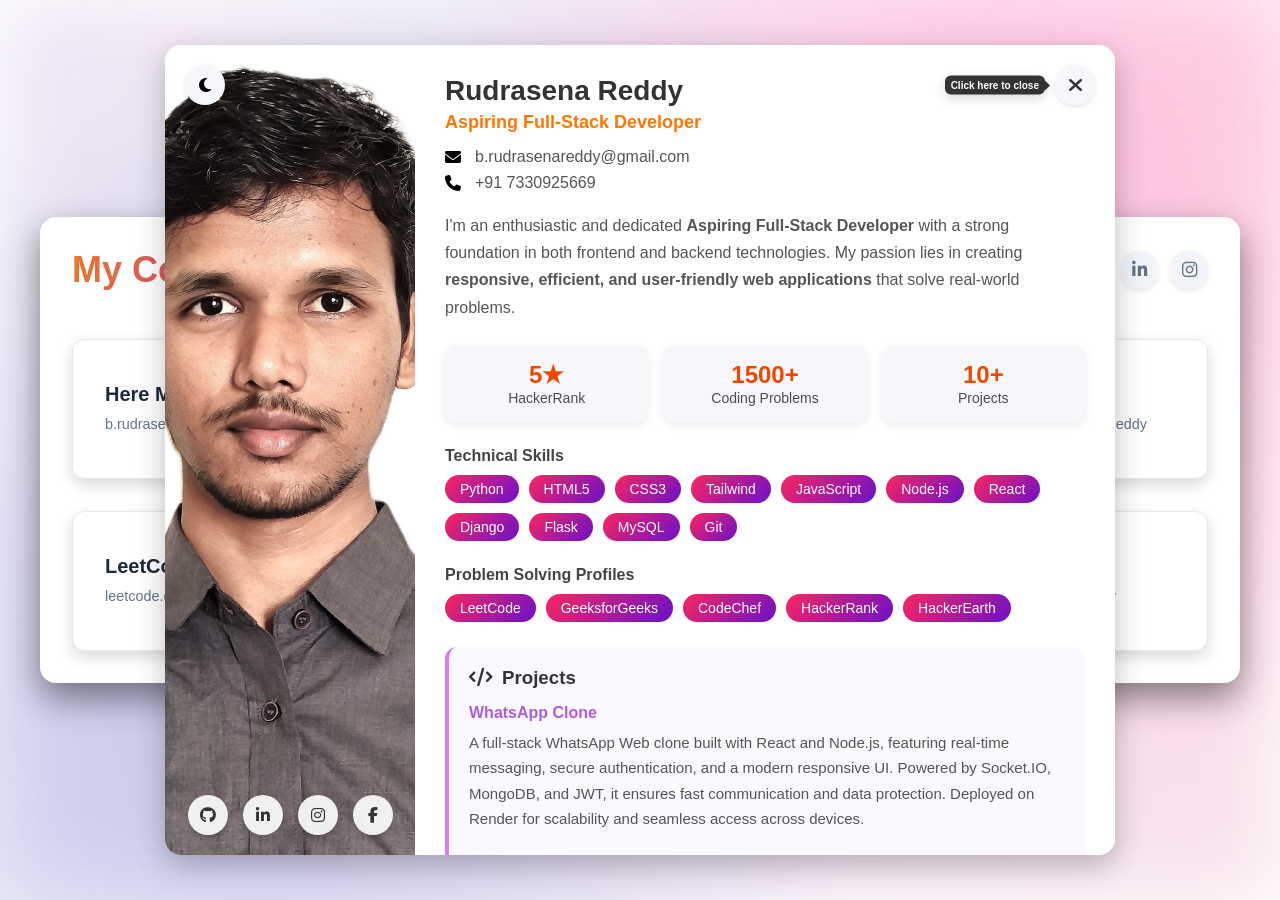
<file: index.html>
<!DOCTYPE html>
<html lang="en">
<head>
  <meta charset="UTF-8" />
  <meta name="viewport" content="width=device-width, initial-scale=1.0"/>
  <title>Bodireddy Rudrasena Reddy - Full Stack Developer & Competitive Programmer</title>
  <meta name="description" content="Full Stack Python Developer specializing in Django, React, and competitive programming. 5-star HackerRank programmer with 1500+ solved problems. Explore my portfolio of web applications and coding projects.">
  <meta name="keywords" content="Full Stack Developer, Python Developer, Django, React, JavaScript, Competitive Programming, HackerRank, LeetCode, CodeChef, Web Development, Software Engineer">
  <meta name="author" content="Bodireddy Rudrasena Reddy">
  <meta name="robots" content="index, follow">
  <meta property="og:title" content="Bodireddy Rudrasena Reddy - Full Stack Developer">
  <meta property="og:description" content="Full Stack Python Developer with expertise in Django, React, and competitive programming. Explore my portfolio and coding journey.">
  <meta property="og:image" content="profile.jpg">
  <meta property="og:url" content="https://rudrasenareddy87.github.io">
  <meta property="og:type" content="website">
  <meta name="twitter:card" content="summary_large_image">
  <meta name="twitter:title" content="Bodireddy Rudrasena Reddy - Full Stack Developer">
  <meta name="twitter:description" content="Full Stack Python Developer specializing in Django, React, and competitive programming">
  <meta name="twitter:image" content="profile.jpg">
  <link rel="canonical" href="https://rudrasenareddy87.github.io">
  <link rel="stylesheet" href="style.css">
  <link href="https://fonts.googleapis.com/css2?family=Inter:wght@400;500;600;700&display=swap" rel="stylesheet">
  <link rel="stylesheet" href="https://cdnjs.cloudflare.com/ajax/libs/font-awesome/6.4.0/css/all.min.css">

  <!-- Schema.org markup for Person -->
  <script type="application/ld+json">
  {
    "@context": "https://schema.org",
    "@type": "Person",
    "name": "Bodireddy Rudrasena Reddy",
    "jobTitle": "Full Stack Developer",
    "description": "Full Stack Python Developer specializing in Django, React, and competitive programming",
    "url": "https://rudrasenareddy87.github.io",
    "sameAs": [
      "https://github.com/RudrasenaReddy87",
      "https://www.linkedin.com/in/bodireddyrudrasenareddy/",
      "https://leetcode.com/u/rudrasenareddy/",
      "https://www.codechef.com/users/rudrasenareddy",
      "https://www.hackerrank.com/profile/RudraSenaReddy",
      "https://www.geeksforgeeks.org/user/brudrasenareddy/"
    ],
    "knowsAbout": [
      "Python",
      "Django",
      "React",
      "JavaScript",
      "HTML",
      "CSS",
      "MySQL",
      "Git",
      "Data Structures",
      "Algorithms",
      "Web Development",
      "Full Stack Development"
    ],
    "hasOccupation": {
      "@type": "Occupation",
      "name": "Full Stack Developer",
      "occupationLocation": {
        "@type": "Country",
        "name": "India"
      }
    },
    "alumniOf": {
      "@type": "EducationalOrganization",
      "name": "Your University/College Name"
    },
    "contactPoint": {
      "@type": "ContactPoint",
      "telephone": "+91-7330925669",
      "email": "b.rudrasenareddy@gmail.com",
      "contactType": "Professional"
    }
  }
  </script>
</head>

<!-- pop-up style here -->
   <style>
    * {
      margin: 0;
      padding: 0;
      box-sizing: border-box;
    }

    body {
      font-family: 'Segoe UI', Tahoma, Geneva, Verdana, sans-serif;
      margin: 0;
      display: flex;
      justify-content: center;
      align-items: center;
      min-height: 100vh;
      padding: 20px;
      transition: background 0.5s ease;
      position: relative;
      overflow-x: hidden;
      background: transparent !important; /* Make body background transparent */
    }

    /* Animated Background Elements */
    body::before {
      content: '';
      position: fixed;
      top: 0;
      left: 0;
      width: 100%;
      height: 100%;
      background: linear-gradient(60deg,
        rgba(106, 17, 203, 0.15) 0%,
        rgba(37, 117, 252, 0.15) 20%,
        rgba(252, 37, 94, 0.15) 40%,
        rgba(106, 17, 203, 0.15) 60%,
        rgba(37, 117, 252, 0.15) 80%,
        rgba(252, 37, 94, 0.15) 100%);
      background-size: 600% 600%;
      animation: gradientShift 20s ease infinite;
      filter: blur(40px);
      z-index: -2;
    }

    body::after {
      content: '';
      position: fixed;
      top: 0;
      left: 0;
      width: 100%;
      height: 100%;
      background-image:
        radial-gradient(circle at 20% 80%, rgba(120, 119, 198, 0.3) 0%, transparent 50%),
        radial-gradient(circle at 80% 20%, rgba(255, 119, 198, 0.3) 0%, transparent 50%),
        radial-gradient(circle at 40% 40%, rgba(120, 219, 255, 0.3) 0%, transparent 50%);
      animation: blobMove 20s ease-in-out infinite;
      z-index: -1;
    }

    /* Floating Particles */
    .particle {
      position: fixed;
      width: 4px;
      height: 4px;
      background: rgba(106, 17, 203, 0.6);
      border-radius: 50%;
      pointer-events: none;
      animation: float 6s ease-in-out infinite;
      z-index: -1;
    }

    .particle:nth-child(2n) {
      background: rgba(37, 117, 252, 0.6);
      animation-duration: 8s;
      animation-delay: -2s;
    }

    .particle:nth-child(3n) {
      background: rgba(252, 37, 94, 0.6);
      animation-duration: 10s;
      animation-delay: -4s;
    }

    .particle:nth-child(4n) {
      width: 6px;
      height: 6px;
      background: rgba(255, 119, 198, 0.4);
      animation-duration: 12s;
      animation-delay: -6s;
    }

    .particle:nth-child(5n) {
      width: 2px;
      height: 2px;
      background: rgba(120, 219, 255, 0.8);
      animation-duration: 7s;
      animation-delay: -1s;
    }

    /* Geometric Shapes */
    .shape {
      position: fixed;
      pointer-events: none;
      z-index: -1;
      opacity: 0.1;
    }

    .shape.circle {
      width: 100px;
      height: 100px;
      border: 2px solid rgba(106, 17, 203, 0.3);
      border-radius: 50%;
      animation: rotate 20s linear infinite;
    }

    .shape.triangle {
      width: 0;
      height: 0;
      border-left: 50px solid transparent;
      border-right: 50px solid transparent;
      border-bottom: 86px solid rgba(37, 117, 252, 0.2);
      animation: triangleFloat 15s ease-in-out infinite;
    }

    .shape.square {
      width: 80px;
      height: 80px;
      background: rgba(252, 37, 94, 0.15);
      animation: squarePulse 10s ease-in-out infinite;
    }

    /* Professional Cursor Styles */
    body {
      cursor: default;
    }

    /* Interactive elements get pointer cursor */
    button,
    .close-btn,
    .dark-mode-toggle,
    .profile-card,
    .nav-link,
    .icon-btn,
    .resume-btn,
    .skill-tag,
    .github-link,
    .social-links a {
      cursor: pointer;
    }

    /* Text selection cursor */
    .popup-text,
    .contact-item,
    .project-item p {
      cursor: text;
    }

    /* Custom cursor for main content area */
    .popup-content {
      cursor: default;
    }

    /* Smooth cursor transitions */
    * {
      cursor: inherit;
      transition: cursor 0.2s ease;
    }

    /* Subtle Cursor Particles */
    .cursor-particle {
      position: fixed;
      pointer-events: none;
      z-index: 9999;
      border-radius: 50%;
      animation: particleFade 1.5s ease-out forwards;
      opacity: 0.7;
    }

    .cursor-bubble {
      width: 6px;
      height: 6px;
      background: radial-gradient(circle, rgba(106, 17, 203, 0.4) 0%, rgba(37, 117, 252, 0.2) 100%);
      box-shadow: 0 0 8px rgba(106, 17, 203, 0.3);
    }

    .cursor-sparkle {
      width: 3px;
      height: 3px;
      background: rgba(252, 37, 94, 0.6);
      box-shadow: 0 0 4px rgba(252, 37, 94, 0.4);
    }

    .cursor-dot {
      width: 2px;
      height: 2px;
      background: rgba(255, 119, 198, 0.5);
    }

    @keyframes particleFade {
      0% {
        opacity: 0.7;
        transform: scale(0.8) translate(0, 0);
      }
      50% {
        opacity: 0.5;
        transform: scale(1.2) translate(5px, -5px);
      }
      100% {
        opacity: 0;
        transform: scale(0.3) translate(10px, -10px);
      }
    }

    /* Keyframe Animations */
    @keyframes gradientShift {
      0% { background-position: 0% 50%; }
      50% { background-position: 100% 50%; }
      100% { background-position: 0% 50%; }
    }

    @keyframes particleFloat {
      0% {
        opacity: 1;
        transform: scale(1) translate(0, 0);
      }
      50% {
        opacity: 0.8;
        transform: scale(1.2) translate(10px, -10px);
      }
      100% {
        opacity: 0;
        transform: scale(0.5) translate(20px, -20px);
      }
    }

    @keyframes blobMove {
      0%, 100% {
        background-position: 0% 0%, 100% 100%, 50% 50%;
      }
      25% {
        background-position: 100% 0%, 0% 100%, 50% 50%;
      }
      50% {
        background-position: 100% 100%, 0% 0%, 50% 50%;
      }
      75% {
        background-position: 0% 100%, 100% 0%, 50% 50%;
      }
    }

    @keyframes float {
      0%, 100% {
        transform: translateY(0px) translateX(0px) scale(1);
        opacity: 0.6;
      }
      25% {
        transform: translateY(-20px) translateX(10px) scale(1.1);
        opacity: 0.8;
      }
      50% {
        transform: translateY(-40px) translateX(-10px) scale(0.9);
        opacity: 0.4;
      }
      75% {
        transform: translateY(-20px) translateX(5px) scale(1.05);
        opacity: 0.7;
      }
    }

    @keyframes rotate {
      from { transform: rotate(0deg); }
      to { transform: rotate(360deg); }
    }

    @keyframes triangleFloat {
      0%, 100% {
        transform: translateY(0px) rotate(0deg);
      }
      25% {
        transform: translateY(-30px) rotate(90deg);
      }
      50% {
        transform: translateY(-60px) rotate(180deg);
      }
      75% {
        transform: translateY(-30px) rotate(270deg);
      }
    }

    @keyframes squarePulse {
      0%, 100% {
        transform: scale(1) rotate(0deg);
        opacity: 0.15;
      }
      50% {
        transform: scale(1.2) rotate(180deg);
        opacity: 0.25;
      }
    }

    /* Popup overlay - Updated to be transparent */
    .popup {
      display: none;
      position: fixed;
      top: 0;
      left: 0;
      width: 100%;
      height: 100%;
      background: transparent; /* Changed from semi-transparent black to fully transparent */
      justify-content: center;
      align-items: center;
      z-index: 1000;
      padding: 20px;
      opacity: 0;
      transition: opacity 0.3s ease;
    }

    .popup.active {
      opacity: 1;
    }

    /* Popup card */
    .popup-content {
      display: flex;
      flex-direction: row;
      background: #fff;
      border-radius: 16px;
      overflow: hidden;
      width: 90%;
      max-width: 950px;
      max-height: 90vh;
      box-shadow: 0 10px 30px rgba(0, 0, 0, 0.25);
      position: relative;
      transform: scale(0.9);
      transition: transform 0.4s ease;
    }

    .popup.active .popup-content {
      transform: scale(1);
    }

    /* Image section (smaller) - Updated to rectangular shape */
    .popup-image {
      flex: 0 0 250px; /* Fixed width for smaller image */
      position: relative;
      overflow: hidden;
      border-radius: 0; /* Changed from default to make rectangular */
    }

    .popup-image img {
      width: 100%;
      height: 100%;
      object-fit: cover;
      transition: all 0.5s ease;
      border-radius: 0; /* Changed from default to make rectangular */
    }

    /* Updated hover effect for rectangular image */
    .popup-image:hover img {
      transform: scale(1.05);
      box-shadow: 0 0 20px rgba(106, 17, 203, 0.7);
      filter: brightness(1.1) saturate(1.2);
    }

    /* Added outline effect on hover */
    .popup-image::after {
      content: '';
      position: absolute;
      top: 0;
      left: 0;
      right: 0;
      bottom: 0;
      border: 3px solid transparent;
      border-radius: 0;
      transition: all 0.5s ease;
      z-index: 1;
    }

    .popup-image:hover::after {
      border-color: #5605e2;
      box-shadow: 0 0 15px rgba(106, 17, 203, 0.5);
    }

    .social-links {
      position: absolute;
      bottom: 20px;
      left: 0;
      right: 0;
      display: flex;
      justify-content: center;
      gap: 15px;
      z-index: 2;
    }

    .social-links a {
      display: flex;
      align-items: center;
      justify-content: center;
      width: 40px;
      height: 40px;
      background: rgba(255, 255, 255, 0.9);
      border-radius: 50%;
      color: #333;
      text-decoration: none;
      transition: all 0.3s ease;
      box-shadow: 0 2px 5px rgba(0, 0, 0, 0.2);
    }

    .social-links a:hover {
      transform: translateY(-3px) rotate(5deg);
      background: #9a2ccd;
      color: white;
    }

    /* Text section */
    .popup-text {
      flex: 1;
      padding: 30px;
      overflow-y: auto;
      position: relative;
      max-height: 90vh;
    }

    .popup-text h2 {
      color: #333;
      margin-bottom: 5px;
      font-size: 28px;
      position: relative;
      display: inline-block;
      cursor: pointer;
    }

    /* Tooltip styling */
    .name-tooltip {
      position: absolute;
      bottom: 100%;
      left: 50%;
      transform: translateX(-50%);
      background: #333;
      color: white;
      padding: 5px 10px;
      border-radius: 4px;
      font-size: 12px;
      white-space: nowrap;
      opacity: 0;
      visibility: hidden;
      transition: all 0.3s ease;
      z-index: 100;
    }

    .popup-text h2:hover .name-tooltip {
      opacity: 1;
      visibility: visible;
    }

    .popup-text .title {
      color: #ff7700;
      font-weight: 600;
      margin-bottom: 15px;
      font-size: 18px;
    }

    .contact-info {
      display: flex;
      flex-direction: column;
      gap: 8px;
      margin-bottom: 20px;
    }

    .contact-item {
      display: flex;
      align-items: center;
      gap: 10px;
      color: #555;
      transition: all 0.3s ease;
    }

    .contact-item:hover {
      color: #1500ff;
      transform: translateX(5px);
    }

    .contact-item i {
      color: #000000;
      width: 20px;
      transition: all 0.3s ease;
    }

    .contact-item:hover i {
      transform: scale(1.2);
    }

    .popup-text p {
      line-height: 1.7;
      margin-bottom: 20px;
      color: #555;
    }

    .stats {
      display: flex;
      gap: 15px;
      margin: 25px 0;
      flex-wrap: wrap;
    }

    .stat-item {
      background: #f5f7fa;
      padding: 15px;
      border-radius: 10px;
      text-align: center;
      flex: 1;
      min-width: 120px;
      box-shadow: 0 3px 10px rgba(0, 0, 0, 0.08);
      transition: all 0.3s ease;
      position: relative;
      overflow: hidden;
    }

    .stat-item::before {
      content: '';
      position: absolute;
      top: 0;
      left: 0;
      width: 100%;
      height: 100%;
      background: linear-gradient(135deg, rgba(106, 17, 203, 0.1) 0%, rgba(37, 117, 252, 0.1) 100%);
      opacity: 0;
      transition: all 0.3s ease;
      z-index: 0;
    }

    .stat-item:hover::before {
      opacity: 1;
    }

    .stat-item:hover {
      transform: translateY(-5px);
      box-shadow: 0 8px 15px rgba(0, 0, 0, 0.1);
    }

    .stat-item .number {
      font-size: 24px;
      font-weight: 700;
      color: #ed4801;
      display: block;
      position: relative;
      z-index: 1;
    }

    .stat-item .label {
      font-size: 14px;
      color: #4e4b59;
      position: relative;
      z-index: 1;
    }

    /* Skills section with bubble effect */
    .skills {
      margin: 25px 0;
    }

    .skill-category {
      margin-bottom: 20px;
    }

    .skill-category h4 {
      margin-bottom: 10px;
      color: #444;
      font-size: 16px;
    }

    .skill-tags {
      display: flex;
      flex-wrap: wrap;
      gap: 10px;
    }

    .skill-tag {
      background: linear-gradient(135deg, #fc255e 0%, #6a11cb 100%);
      color: white;
      padding: 6px 15px;
      border-radius: 20px;
      font-size: 14px;
      position: relative;
      overflow: hidden;
      z-index: 1;
      transition: all 0.3s ease;
      cursor: pointer;
    }

    .skill-tag::before {
      content: '';
      position: absolute;
      top: 0;
      left: 0;
      width: 100%;
      height: 100%;
      background: linear-gradient(135deg, #025ee8 0%, #f058d9 100%);
      opacity: 0;
      z-index: -1;
      transition: all 0.3s ease;
    }

    .skill-tag:hover {
      transform: translateY(-3px);
      box-shadow: 0 5px 15px rgba(49, 22, 1, 0.797);
    }

    .skill-tag:hover::before {
      opacity: 1;
    }

    /* Projects section */
    .projects {
      margin: 25px 0;
      padding: 20px;
      background: #f9f9ff;
      border-radius: 12px;
      border-left: 4px solid #d87cf0;
      transition: all 0.3s ease;
      position: relative;
      overflow: hidden;
    }

    .projects::before {
      content: '';
      position: absolute;
      top: 0;
      left: -100%;
      width: 100%;
      height: 100%;
      background: linear-gradient(90deg, transparent, rgba(5, 67, 160, 0.094), transparent);
      transition: all 0.6s ease;
    }

    .projects:hover::before {
      left: 100%;
    }

    .projects:hover {
      transform: translateY(-3px);
      box-shadow: 0 5px 15px rgba(0, 0, 0, 0.1);
    }

    .projects h3 {
      color: #333;
      margin-bottom: 15px;
      display: flex;
      align-items: center;
      gap: 10px;
    }

    .project-item {
      margin-bottom: 15px;
      padding-bottom: 15px;
      border-bottom: 1px dashed #ddd;
      transition: all 0.3s ease;
    }

    .project-item:hover {
      transform: translateX(5px);
    }

    .project-item:last-child {
      margin-bottom: 0;
      padding-bottom: 0;
      border-bottom: none;
    }

    .project-item h4 {
      color: #af5cdf;
      margin-bottom: 8px;
      transition: all 0.3s ease;
    }

    .project-item:hover h4 {
      color: #257bfc;
    }

    .project-item p {
      margin-bottom: 10px;
      color: #555;
      font-size: 15px;
    }

    .github-link {
      display: inline-block;
      margin-top: 15px;
      padding: 10px 20px;
      background: linear-gradient(135deg, #a762f2 0%, #2575fc 100%);
      color: white;
      text-decoration: none;
      border-radius: 30px;
      font-weight: 600;
      transition: all 0.3s ease;
      box-shadow: 0 3px 10px rgba(106, 17, 203, 0.3);
      position: relative;
      overflow: hidden;
      z-index: 1;
    }

    .github-link::before {
      content: '';
      position: absolute;
      top: 0;
      left: 0;
      width: 100%;
      height: 100%;
      background: linear-gradient(135deg, #fc255e 0%, #6a11cb 100%);
      opacity: 0;
      z-index: -1;
      transition: all 0.3s ease;
    }

    .github-link:hover {
      transform: translateY(-2px);
      box-shadow: 0 5px 15px rgba(106, 17, 203, 0.4);
    }

    .github-link:hover::before {
      opacity: 1;
    }

    .github-link i {
      margin-right: 8px;
    }

    /* Close button */
    .close-btn {
      position: absolute;
      top: 20px;
      right: 20px;
      width: 40px;
      height: 40px;
      background: #f5f7fa;
      border-radius: 50%;
      display: flex;
      align-items: center;
      justify-content: center;
      font-size: 20px;
      font-weight: bold;
      color: #333;
      cursor: pointer;
      z-index: 10;
      transition: all 0.3s ease;
      box-shadow: 0 2px 5px rgba(0, 0, 0, 0.1);
    }

    .close-btn:hover {
      background: #de0b51;
      color: white;
      transform: rotate(90deg) scale(1.1);
    }

    /* Add red highlight for close button */
    .close-btn.highlight {
      background: #d60000eb !important;
      color: white !important;
      animation: pulse-red 0.5s infinite alternate;
    }

    @keyframes pulse-red {
      from {
        box-shadow: 0 0 0 0 rgba(255, 71, 87, 0.4);
      }
      to {
        box-shadow: 0 0 0 10px rgba(255, 71, 87, 0);
      }
    }

    /* Countdown tooltip - Updated to left side */
    .countdown-tooltip {
      position: absolute;
      top: 50%;
      right: 50px; /* Position to the left of the button */
      transform: translateY(-50%);
      background: #333;
      color: white;
      padding: 4px 6px;
      border-radius: 6px;
      font-size: 10px;
      white-space: nowrap;
      opacity: 0;
      visibility: hidden;
      transition: all 0.3s ease;
      z-index: 100;
      pointer-events: none;
      box-shadow: 0 4px 12px rgba(0, 0, 0, 0.15);
    }

    .countdown-tooltip::after {
      content: '';
      position: absolute;
      top: 50%;
      right: -10px; /* Arrow on the right side now */
      transform: translateY(-50%);
      border-width: 5px;
      border-style: solid;
      border-color: transparent transparent transparent #333; /* Arrow pointing left */
    }

    .close-btn:hover .countdown-tooltip {
      opacity: 1;
      visibility: visible;
    }

    /* Animation */
    @keyframes fadeIn {
      from {
        opacity: 0;
        transform: translateY(20px);
      }
      to {
        opacity: 1;
        transform: translateY(0);
      }
    }

    @keyframes pulse {
      0% {
        transform: scale(1);
      }
      50% {
        transform: scale(1.1);
      }
      100% {
        transform: scale(1);
      }
    }

    @keyframes bounce {
      0%, 20%, 50%, 80%, 100% {
        transform: translateY(0);
      }
      40% {
        transform: translateY(-10px);
      }
      60% {
        transform: translateY(-5px);
      }
    }

    /* Custom scrollbar */
    .popup-text::-webkit-scrollbar {
      width: 8px;
    }

    .popup-text::-webkit-scrollbar-track {
      background: #f1f1f1;
      border-radius: 4px;
    }

    .popup-text::-webkit-scrollbar-thumb {
      background: linear-gradient(to bottom, #e614d8, #031cfb);
      border-radius: 4px;
    }

    .popup-text::-webkit-scrollbar-thumb:hover {
      background: linear-gradient(to bottom, #fe8801, #1bb735);
    }

    /* Dark mode toggle */
    .dark-mode-toggle {
      position: absolute;
      top: 20px;
      left: 20px;
      background: #f5f7fa;
      width: 40px;
      height: 40px;
      border-radius: 50%;
      display: flex;
      align-items: center;
      justify-content: center;
      cursor: pointer;
      z-index: 10;
      box-shadow: 0 2px 5px rgba(0, 0, 0, 0.1);
      transition: all 0.3s ease;
    }

    .dark-mode-toggle:hover {
      transform: rotate(360deg);
    }

    /* Dark mode styles */
    body.dark-mode {
      background: transparent !important; /* Keep transparent in dark mode */
    }
   
    .dark-mode .popup-content {
      background: #2d3942;
    }

    .dark-mode .popup-text h2 {
      color: #fff;
    }

    .dark-mode .popup-text .title {
      color: #f97e03;
    }

    .dark-mode .contact-item {
      color: #ddd;
    }

    .dark-mode .popup-text p {
      color: #ddd;
    }

    .dark-mode .stat-item {
      background: #c2defa8f;
    }

    .dark-mode .stat-item .label {
      color: #bbb;
    }

    .dark-mode .close-btn,
    .dark-mode .dark-mode-toggle {
      background: #000000;
      color: #fff;
    }

    .dark-mode .countdown-tooltip {
      background: #555454;
    }

    .dark-mode .countdown-tooltip::after {
      border-color: transparent transparent transparent #343333; /* Arrow for dark mode */
    }

    .dark-mode .skill-tag {
      background: linear-gradient(135deg, #f94ed1 0%, #3d7bd7 100%);
    }

    .dark-mode .projects {
      background: #1e3039;
      border-left: 4px solid #6c02b4;
    }

    .dark-mode .projects h3 {
      color: #fff;
    }

    .dark-mode .project-item h4 {
      color: #9e88f8;
    }

    .dark-mode .project-item p {
      color: #ddd;
    }



    /* Responsive Styles */
    @media (max-width: 900px) {
      .popup-content {
        flex-direction: column;
        max-height: 95vh;
      }

      .popup-image {
        height: 250px;
        flex: 0 0 auto;
      }

      .popup-text {
        max-height: calc(95vh - 250px);
      }

      .stats {
        justify-content: center;
        gap: 10px;
      }

      .stat-item {
        flex: unset;
        width: calc(50% - 15px);
      }
    }

    @media (max-width: 600px) {
      .popup-content {
        width: 100%;
        border-radius: 12px;
      }

      .popup-text {
        padding: 20px;
      }

      .popup-text h2 {
        font-size: 24px;
      }

      .stat-item {
        width: 100%;
      }

      .stats {
        gap: 10px;
      }
      
      .projects {
        padding: 15px;
      }
      
      .contact-info {
        font-size: 14px;
      }
      
      .popup-image {
        flex: 0 0 200px;
      }

      /* Adjust tooltip position on mobile */
      .countdown-tooltip {
        top: -30px;
        right: 0;
        left: 0;
        text-align: center;
        transform: none;
      }

      .countdown-tooltip::after {
        top: 100%;
        left: 50%;
        right: auto;
        transform: translateX(-50%);
        border-color: #333 transparent transparent transparent;
      }

      .dark-mode .countdown-tooltip::after {
        border-color: #1a1a1a transparent transparent transparent;
      }
    }

    @media (max-width: 400px) {
      .popup-text {
        padding: 15px;
      }
      
      .popup-text h2 {
        font-size: 22px;
      }
      
      .stat-item {
        padding: 10px;
      }
      
      .stat-item .number {
        font-size: 20px;
      }
      
      .popup-image {
        flex: 0 0 180px;
      }
    }
  </style>
<body>

  <!-- Start of pop-up code -->
   
  <!-- Popup -->
  <div class="popup" id="popup">
    <div class="popup-content">
      <!-- Dark mode toggle -->
      <div class="dark-mode-toggle" id="darkModeToggle">
        <i class="fas fa-moon"></i>
      </div>

      <!-- Close button with tooltip -->
      <span class="close-btn" id="closePopup">
        <i class="fas fa-times"></i>
        <span class="countdown-tooltip" id="countdownTooltip">Click here to close</span>
      </span>

      <!-- Image left (smaller version) -->
      <div class="popup-image">
        <img src="profile.jpg" alt="Rudrasena Reddy">
        
        <!-- Social links -->
        <div class="social-links">
          <a href="https://github.com/RudrasenaReddy87" target="_blank"><i class="fab fa-github"></i></a>
          <a href="https://www.linkedin.com/in/bodireddyrudrasenareddy/" target="_blank"><i class="fab fa-linkedin-in"></i></a>
          <a href="https://www.instagram.com/rudrasenareddy_87/" target="_blank"><i class="fab fa-instagram"></i></a>
          <a href="https://www.facebook.com/Rudrasenareddy87/" target="_blank"><i class="fab fa-facebook-f"></i></a>
        </div>
      </div>

      <!-- Text right -->
      <div class="popup-text">
        <h2>Rudrasena Reddy
          <span class="name-tooltip">Bodireddy Rudrasena Reddy</span>
        </h2>
        <div class="title">Aspiring Full-Stack Developer</div>
        
        <!-- Contact Info -->
        <div class="contact-info">
          <div class="contact-item">
            <i class="fas fa-envelope"></i>
            <span><a href="mailto:b.rudrasenareddy@gmail.com" style="color: inherit; text-decoration: none;">b.rudrasenareddy@gmail.com</a></span>
          </div>
          <div class="contact-item">
            <i class="fas fa-phone"></i>
            <span>+91 7330925669</span>
          </div>
        </div>
        
        <!-- Intro -->
        <p>
          I'm an enthusiastic and dedicated <strong>Aspiring Full-Stack Developer</strong> with a strong foundation in both frontend and backend technologies. 
          My passion lies in creating <strong>responsive, efficient, and user-friendly web applications</strong> that solve real-world problems.
        </p>

        <!-- Stats -->
        <div class="stats">
          <div class="stat-item">
            <span class="number">5★</span>
            <span class="label">HackerRank</span>
          </div>
          <div class="stat-item">
            <span class="number">1500+</span>
            <span class="label">Coding Problems</span>
          </div>
          <div class="stat-item">
            <span class="number">10+</span>
            <span class="label">Projects</span>
          </div>
        </div>

        <!-- Skills -->
        <div class="skills">
          <div class="skill-category">
            <h4>Technical Skills</h4>
            <div class="skill-tags">
              <span class="skill-tag">Python</span>
              <span class="skill-tag">HTML5</span>
              <span class="skill-tag">CSS3</span>
              <span class="skill-tag">Tailwind</span>
              <span class="skill-tag">JavaScript</span>
              <span class="skill-tag">Node.js</span>
              <span class="skill-tag">React</span>
              <span class="skill-tag">Django</span>
              <span class="skill-tag">Flask</span>
              <span class="skill-tag">MySQL</span>
              <span class="skill-tag">Git</span>
            </div>
          </div>
        </div>

        <!-- Problem Solving Links -->
        <div class="skills">
          <div class="skill-category">
            <h4>Problem Solving Profiles</h4>
            <div class="skill-tags">
              <a href="https://leetcode.com/rudrasenareddy" target="_blank" class="skill-tag" style="text-decoration: none;">LeetCode</a>
              <a href="https://www.geeksforgeeks.org/user/brudrasenareddy" target="_blank" class="skill-tag" style="text-decoration: none;">GeeksforGeeks</a>
              <a href="https://www.codechef.com/users/rudrasenareddy" target="_blank" class="skill-tag" style="text-decoration: none;">CodeChef</a>
              <a href="https://www.hackerrank.com/rudrasenareddy" target="_blank" class="skill-tag" style="text-decoration: none;">HackerRank</a>
              <a href="https://www.hackerearth.com/@rudrasenareddy" target="_blank" class="skill-tag" style="text-decoration: none;">HackerEarth</a>
            </div>
          </div>
        </div>

        <!-- Projects Section -->
        <div class="projects">
          <h3><i class="fas fa-code"></i> Projects</h3>
          
          <div class="project-item">
            <h4>WhatsApp Clone</h4>
            <p>A full-stack WhatsApp Web clone built with React and Node.js, featuring real-time messaging, secure authentication, and a modern responsive UI. Powered by Socket.IO, MongoDB, and JWT, it ensures fast communication and data protection. Deployed on Render for scalability and seamless access across devices.</p>
          </div>
          
          <div class="project-item">
            <h4>CSS Button Generator</h4>
            <p>CSS Button Generator is a responsive React + Vite + Tailwind CSS app showcasing a collection of modern, animated buttons. It offers live previews, reusable components, and copy-to-clipboard functionality for developers and designers. Optimized for desktop and mobile, it’s a ready-to-use inspiration hub for button styles.</p>
          </div>
          
          <div class="project-item">
            <h4>Weather Forecasting App</h4>
            <p>A responsive and interactive Weather Forecasting Web App built using HTML, CSS, JavaScript, and Node.js. It provides real-time weather data using the OpenWeatherMap API, includes unit toggling, AQI info, and dynamic UI features. Hosted on Vercel (frontend) and Render (backend) with full mobile and desktop support.</p>
          </div>
          
          <a href="https://github.com/rudrasenareddy87" class="github-link" target="_blank">
            <i class="fab fa-github"></i> Visit GitHub for More Projects
          </a>
        </div>

        <!-- More Section -->
        <div class="more">
          <p>
            I have developed several projects including <strong>responsive web applications</strong> with modern UI/UX, 
            <strong>backend APIs</strong> with Python frameworks, and <strong>full-stack solutions</strong> that integrate frontend and backend technologies.
          </p>

          <p>
            I'm deeply passionate about <strong>Data Structures and Algorithms</strong>, regularly honing my problem-solving skills on 
            platforms like <strong>LeetCode, HackerRank, and CodeChef</strong>. This practice has significantly improved my analytical thinking and coding efficiency.
          </p>

          <p>
            I'm continuously learning and exploring new technologies with a focus on <strong>modern web development practices, 
            cloud technologies, and DevOps fundamentals</strong>. I believe in writing <strong>clean, maintainable code</strong> 
            and following industry best practices.
          </p>

          <p class="goal">
            As a fresher, I'm eager to contribute to innovative projects, collaborate with experienced developers, 
            and grow professionally in a challenging environment where I can apply and expand my technical skills.
          </p>
        </div>
      </div>
    </div>
  </div>

  <script>
    const popup = document.getElementById("popup");
    const closePopupBtn = document.getElementById("closePopup");
    const darkModeToggle = document.getElementById("darkModeToggle");
    const countdownTooltip = document.getElementById("countdownTooltip");
    const body = document.body;

    let countdownInterval;
    let remainingSeconds = 4;

    // Start tooltip timer
    function startTooltipTimer() {
      clearInterval(countdownInterval);
      remainingSeconds = 4;
      
      // Show tooltip immediately
      countdownTooltip.style.opacity = "1";
      countdownTooltip.style.visibility = "visible";
      
      countdownInterval = setInterval(() => {
        remainingSeconds--;
        
        if (remainingSeconds <= 0) {
          clearInterval(countdownInterval);
          // Hide tooltip after 4 seconds
          countdownTooltip.style.opacity = "0";
          countdownTooltip.style.visibility = "hidden";
        }
      }, 1000);
    }

    // Close popup function
    function closePopup() {
      popup.classList.remove("active");
      setTimeout(() => {
        popup.style.display = "none";
      }, 300);
    }

    // Auto open popup on page load
    window.addEventListener("load", () => {
      setTimeout(() => {
        popup.style.display = "flex";
        setTimeout(() => {
          popup.classList.add("active");
          // Start tooltip timer
          startTooltipTimer();
        }, 10);
      }, 500);
    });

    // Close popup
    closePopupBtn.addEventListener("click", closePopup);

    // Show red highlight when clicking outside popup
    popup.addEventListener("click", (e) => {
      if (e.target === popup) {
        // Highlight the close button
        closePopupBtn.classList.add("highlight");
        
        // Remove highlight after 1 second
        setTimeout(() => {
          closePopupBtn.classList.remove("highlight");
        }, 1000);
      }
    });

    // Dark mode toggle
    darkModeToggle.addEventListener("click", () => {
      body.classList.toggle("dark-mode");
      const icon = darkModeToggle.querySelector("i");
      if (body.classList.contains("dark-mode")) {
        icon.classList.remove("fa-moon");
        icon.classList.add("fa-sun");
      } else {
        icon.classList.remove("fa-sun");
        icon.classList.add("fa-moon");
      }
    });

    // Interactive Cursor Particles
    let mouseX = 0;
    let mouseY = 0;
    let isMoving = false;
    let moveTimeout;
    let particleCount = 0;
    const maxParticles = 15;

    // Track mouse movement
    document.addEventListener('mousemove', (e) => {
      mouseX = e.clientX;
      mouseY = e.clientY;
      isMoving = true;

      // Clear existing timeout
      clearTimeout(moveTimeout);

      // Create particles while moving
      if (particleCount < maxParticles) {
        createCursorParticle(mouseX, mouseY);
      }

      // Set timeout to stop creating particles when movement stops
      moveTimeout = setTimeout(() => {
        isMoving = false;
        particleCount = 0;
      }, 100);
    });

    // Function to create cursor particles
    function createCursorParticle(x, y) {
      const particleTypes = ['cursor-bubble', 'cursor-sparkle', 'cursor-dot'];
      const randomType = particleTypes[Math.floor(Math.random() * particleTypes.length)];

      const particle = document.createElement('div');
      particle.className = `cursor-particle ${randomType}`;

      // Random offset from cursor position
      const offsetX = (Math.random() - 0.5) * 40;
      const offsetY = (Math.random() - 0.5) * 40;

      particle.style.left = `${x + offsetX}px`;
      particle.style.top = `${y + offsetY}px`;

      // Random size variation
      const scale = 0.5 + Math.random() * 0.5;
      particle.style.transform = `scale(${scale})`;

      document.body.appendChild(particle);
      particleCount++;

      // Remove particle after animation
      setTimeout(() => {
        if (particle.parentNode) {
          particle.parentNode.removeChild(particle);
          particleCount = Math.max(0, particleCount - 1);
        }
      }, 2000);
    }

    // Create floating particles periodically
    setInterval(() => {
      if (!isMoving && Math.random() < 0.1) { // 10% chance when not moving
        const x = Math.random() * window.innerWidth;
        const y = Math.random() * window.innerHeight;
        createCursorParticle(x, y);
      }
    }, 2000);
  </script>
  <!-- End Of pop-up code -->
  <div class="coding-profiles-container">
    
    <!-- Updated Header Section -->
    <header class="section-header">
      <h2 class="section-title">My Coding Journey</h2>

      <div class="navigation-container">
        <nav class="navigation-menu">
          <a href="about.html" class="nav-link">About Me</a>
          <a href="projects.html" class="nav-link">Projects</a>
          <a href="contact.html" class="nav-link">Hire Me</a>
        </nav>
        
        <div class="header-buttons">
          <a href="resume.pdf" class="resume-btn view" target="_blank" rel="noopener noreferrer" aria-label="View resume">
            View Resume
          </a>

          <div class="social-icons">
            <a href="https://github.com/RudrasenaReddy87" class="icon-btn github-btn" target="_blank" rel="noopener noreferrer" aria-label="GitHub">
              <i class="fab fa-github"></i>
            </a>

            <a href="https://www.linkedin.com/in/bodireddyrudrasenareddy/" class="icon-btn linkedin-btn" target="_blank" rel="noopener noreferrer" aria-label="LinkedIn">
              <i class="fab fa-linkedin-in"></i>
            </a>

            <a href="https://www.instagram.com/rudrasenareddy_87" class="icon-btn instagram-btn" target="_blank" rel="noopener noreferrer" aria-label="Instagram">
              <i class="fab fa-instagram"></i>
            </a>
          </div>
        </div>
      </div>
    </header>

    <!-- Profiles Grid -->
    <div class="profiles-grid">
      <!-- Gmail (opens in mail app) -->
      <a href="mailto:b.rudrasenareddy@gmail.com" class="profile-card email">
        <span class="profile-name">Here My Mail</span>
        <span class="profile-link">b.rudrasenareddy@gmail.com</span>
        <div class="hover-effect"></div>
      </a>

      <!-- CodeChef -->
      <a href="https://www.codechef.com/users/rudrasenareddy" class="profile-card codechef" target="_blank" rel="noopener noreferrer">
        <span class="profile-name">CodeChef</span>
        <span class="profile-link">codechef.com/users/rudrasenareddy</span>
        <div class="hover-effect"></div>
      </a>

      <!-- GeeksforGeeks -->
      <a href="https://www.geeksforgeeks.org/user/brudrasenareddy/" class="profile-card geeksforgeeks" target="_blank" rel="noopener noreferrer">
        <span class="profile-name">GeeksforGeeks</span>
        <span class="profile-link">geeksforgeeks.org/user/brudrasenareddy</span>
        <div class="hover-effect"></div>
      </a>

      <!-- LeetCode -->
      <a href="https://leetcode.com/u/rudrasenareddy/" class="profile-card leetcode" target="_blank" rel="noopener noreferrer">
        <span class="profile-name">LeetCode</span>
        <span class="profile-link">leetcode.com/u/rudrasenareddy</span>
        <div class="hover-effect"></div>
      </a>

      <!-- HackerRank -->
      <a href="https://www.hackerrank.com/profile/RudraSenaReddy" class="profile-card hackerrank" target="_blank" rel="noopener noreferrer">
        <span class="profile-name">HackerRank</span>
        <span class="profile-link">hackerrank.com/profile/RudraSenaReddy</span>
        <div class="hover-effect"></div>
      </a>

      <!-- HackerEarth -->
      <a href="https://www.hackerearth.com/@Rudrasenareddy" class="profile-card hackerearth" target="_blank" rel="noopener noreferrer">
        <span class="profile-name">HackerEarth</span>
        <span class="profile-link">hackerearth.com/@Rudrasenareddy</span>
        <div class="hover-effect"></div>
      </a>
    </div>

  </div>
</body>
</html>
</file>
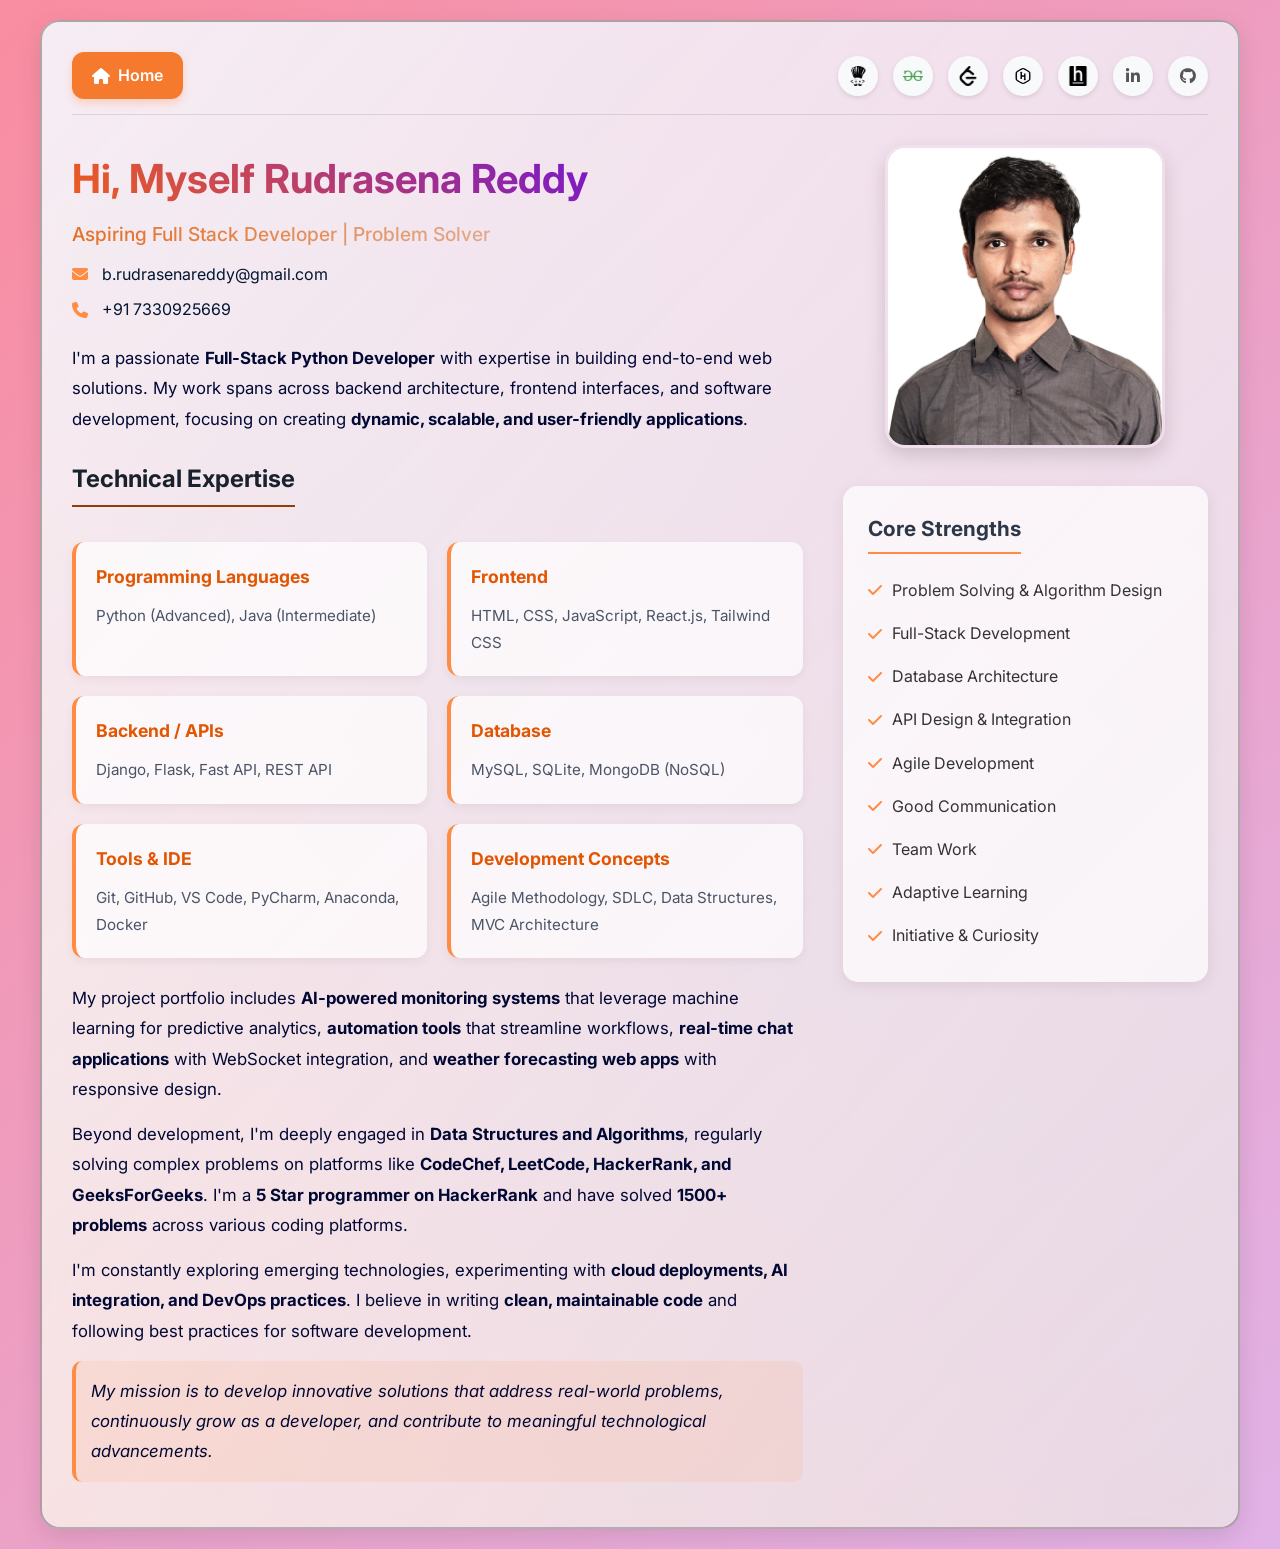
<file: about.html>
<!DOCTYPE html>
<html lang="en">
<head>
    <meta charset="UTF-8">
    <meta name="viewport" content="width=device-width, initial-scale=1.0">
    <title>About Me - Rudrasena Reddy</title>
    <link rel="stylesheet" href="about.css">
    <link href="https://fonts.googleapis.com/css2?family=Inter:wght@300;400;500;600;700&display=swap" rel="stylesheet">
    <link rel="stylesheet" href="https://cdnjs.cloudflare.com/ajax/libs/font-awesome/6.4.0/css/all.min.css">
    <style>
      /* Subtle Cursor Particles */
      .cursor-particle {
        position: fixed;
        pointer-events: none;
        z-index: 9999;
        border-radius: 50%;
        animation: particleFade 1.5s ease-out forwards;
        opacity: 0.7;
      }

      .cursor-bubble {
        width: 6px;
        height: 6px;
        background: radial-gradient(circle, rgba(106, 17, 203, 0.4) 0%, rgba(37, 117, 252, 0.2) 100%);
        box-shadow: 0 0 8px rgba(106, 17, 203, 0.3);
      }

      .cursor-sparkle {
        width: 3px;
        height: 3px;
        background: rgba(252, 37, 94, 0.6);
        box-shadow: 0 0 4px rgba(252, 37, 94, 0.4);
      }

      .cursor-dot {
        width: 2px;
        height: 2px;
        background: rgba(255, 119, 198, 0.5);
      }

      @keyframes particleFade {
        0% {
          opacity: 0.7;
          transform: scale(0.8) translate(0, 0);
        }
        50% {
          opacity: 0.5;
          transform: scale(1.2) translate(5px, -5px);
        }
        100% {
          opacity: 0;
          transform: scale(0.3) translate(10px, -10px);
        }
      }

      /* Professional Cursor Styles */
      body {
        cursor:default;
      }

      /* Interactive elements get pointer cursor */
      button,
      a,
      .close-btn,
      .dark-mode-toggle,
      .profile-card,
      .nav-link,
      .icon-btn,
      .resume-btn,
      .skill-tag,
      .github-link,
      .social-links a {
        cursor: pointer;
      }

      /* Text selection cursor */
      input,
      textarea,
      .popup-text,
      .contact-item,
      .project-item p {
        cursor: text;
      }

      /* Smooth cursor transitions */
      * {
        cursor: inherit;
        transition: cursor 0.2s ease;
      }
    </style>
</head>
<body>
    <div class="container">
        <!-- Navigation Section -->
        <div class="top-buttons">
            <a href="index.html" class="home-btn">
                <i class="fas fa-home"></i>
                Home
            </a>

            <div class="platform-icons">
                <a href="https://www.codechef.com/users/rudrasenareddy" target="_blank" title="CodeChef">
                    <i class="icon-codechef"></i> 
                </a>
                <a href="https://www.geeksforgeeks.org/user/brudrasenareddy/" target="_blank" title="GFG">
                    <i class="icon-gfg"></i>
                </a>
                <a href="https://leetcode.com/u/rudrasenareddy/" target="_blank" title="LeetCode">
                    <i class="icon-leetcode"></i>
                </a>
                <a href="https://www.hackerrank.com/profile/RudraSenaReddy" target="_blank" title="HackerRank">
                    <i class="icon-hackerrank"></i>
                </a>
                <a href="https://www.hackerearth.com/@Rudrasenareddy/" target="_blank" title="HackerEarth">
                    <i class="icon-hackerearth"></i>
                </a>
                <a href="https://www.linkedin.com/in/bodireddyrudrasenareddy/" target="_blank" title="LinkedIn">
                    <i class="fab fa-linkedin-in"></i>
                </a>
                <a href="https://github.com/RudrasenaReddy87" target="_blank" title="GitHub">
                    <i class="fab fa-github"></i>
                </a>
            </div>
        </div>

        <!-- Main Content Section -->
        <div class="intro-section fade-in">
            <div class="intro-text">
                <h1>Hi, Myself <span class="highlight">Rudrasena Reddy</span></h1>
                <p class="tagline">Aspiring Full Stack Developer | Problem Solver</p>
                
                <div class="contact-info">
                    <p><i class="fas fa-envelope"></i> b.rudrasenareddy@gmail.com</p>
                    <p><i class="fas fa-phone"></i> +91 7330925669</p>
                </div>
                
                <div class="about-content">
                    <p>I'm a passionate <strong>Full-Stack Python Developer</strong> with expertise in building end-to-end web solutions. My work spans across backend architecture, frontend interfaces, and software development, focusing on creating <strong>dynamic, scalable, and user-friendly applications</strong>.</p>
                    
                    <div class="skills-section">
                        <h2>Technical Expertise</h2>
                        <div class="skills-grid">
                            <div class="skill-category">
                                <h3>Programming Languages</h3>
                                <p>Python (Advanced), Java (Intermediate)</p>
                            </div>
                            <div class="skill-category">
                                <h3>Frontend</h3>
                                <p>HTML, CSS, JavaScript, React.js, Tailwind CSS</p>
                            </div>
                            <div class="skill-category">
                                <h3>Backend / APIs</h3>
                                <p>Django, Flask, Fast API, REST API</p>
                            </div>
                            <div class="skill-category">
                                <h3>Database</h3>
                                <p>MySQL, SQLite, MongoDB (NoSQL)</p>
                            </div>
                            <div class="skill-category">
                                <h3>Tools & IDE</h3>
                                <p>Git, GitHub, VS Code, PyCharm, Anaconda, Docker</p>
                            </div>
                            <div class="skill-category">
                                <h3>Development Concepts</h3>
                                <p>Agile Methodology, SDLC, Data Structures, MVC Architecture</p>
                            </div>
                        </div>
                    </div>
                    
                    <p>My project portfolio includes <strong>AI-powered monitoring systems</strong> that leverage machine learning for predictive analytics, <strong>automation tools</strong> that streamline workflows, <strong>real-time chat applications</strong> with WebSocket integration, and <strong>weather forecasting web apps</strong> with responsive design.</p>
                    
                    <p>Beyond development, I'm deeply engaged in <strong>Data Structures and Algorithms</strong>, regularly solving complex problems on platforms like <strong>CodeChef, LeetCode, HackerRank, and GeeksForGeeks</strong>. I'm a <strong>5 Star programmer on HackerRank</strong> and have solved <strong>1500+ problems</strong> across various coding platforms.</p>
                    
                    <p>I'm constantly exploring emerging technologies, experimenting with <strong>cloud deployments, AI integration, and DevOps practices</strong>. I believe in writing <strong>clean, maintainable code</strong> and following best practices for software development.</p>
                    
                    
                    <p class="goal">My mission is to develop innovative solutions that address real-world problems, continuously grow as a developer, and contribute to meaningful technological advancements.</p>
                </div>
            </div>

            <div class="profile-section">
                <div class="profile-image">
                    <img src="profile.jpg" alt="Rudrasena Reddy">
                </div>
                <div class="profile-highlights">
                    <h3>Core Strengths</h3>
                    <ul>
                        <li><i class="fas fa-check"></i> Problem Solving & Algorithm Design</li>
                        <li><i class="fas fa-check"></i> Full-Stack Development</li>
                        <li><i class="fas fa-check"></i> Database Architecture</li>
                        <li><i class="fas fa-check"></i> API Design & Integration</li>
                        <li><i class="fas fa-check"></i> Agile Development</li>
                        <li><i class="fas fa-check"></i> Good Communication</li>
                        <li><i class="fas fa-check"></i> Team Work</li>
                        <li><i class="fas fa-check"></i> Adaptive Learning</li>
                        <li><i class="fas fa-check"></i> Initiative & Curiosity</li>
                    </ul>
                </div>
            </div>
        </div>
    </div>
    <script>
      // Interactive Cursor Particles
      let mouseX = 0;
      let mouseY = 0;
      let isMoving = false;
      let moveTimeout;
      let particleCount = 0;
      const maxParticles = 15;

      // Track mouse movement
      document.addEventListener('mousemove', (e) => {
        mouseX = e.clientX;
        mouseY = e.clientY;
        isMoving = true;

        // Clear existing timeout
        clearTimeout(moveTimeout);

        // Create particles while moving
        if (particleCount < maxParticles) {
          createCursorParticle(mouseX, mouseY);
        }

        // Set timeout to stop creating particles when movement stops
        moveTimeout = setTimeout(() => {
          isMoving = false;
          particleCount = 0;
        }, 100);
      });

      // Function to create cursor particles
      function createCursorParticle(x, y) {
        const particleTypes = ['cursor-bubble', 'cursor-sparkle', 'cursor-dot'];
        const randomType = particleTypes[Math.floor(Math.random() * particleTypes.length)];

        const particle = document.createElement('div');
        particle.className = `cursor-particle ${randomType}`;

        // Random offset from cursor position
        const offsetX = (Math.random() - 0.5) * 40;
        const offsetY = (Math.random() - 0.5) * 40;

        particle.style.left = `${x + offsetX}px`;
        particle.style.top = `${y + offsetY}px`;

        // Random size variation
        const scale = 0.5 + Math.random() * 0.5;
        particle.style.transform = `scale(${scale})`;

        document.body.appendChild(particle);
        particleCount++;

        // Remove particle after animation
        setTimeout(() => {
          if (particle.parentNode) {
            particle.parentNode.removeChild(particle);
            particleCount = Math.max(0, particleCount - 1);
          }
        }, 2000);
      }
    </script>
</body>
</html>
</file>
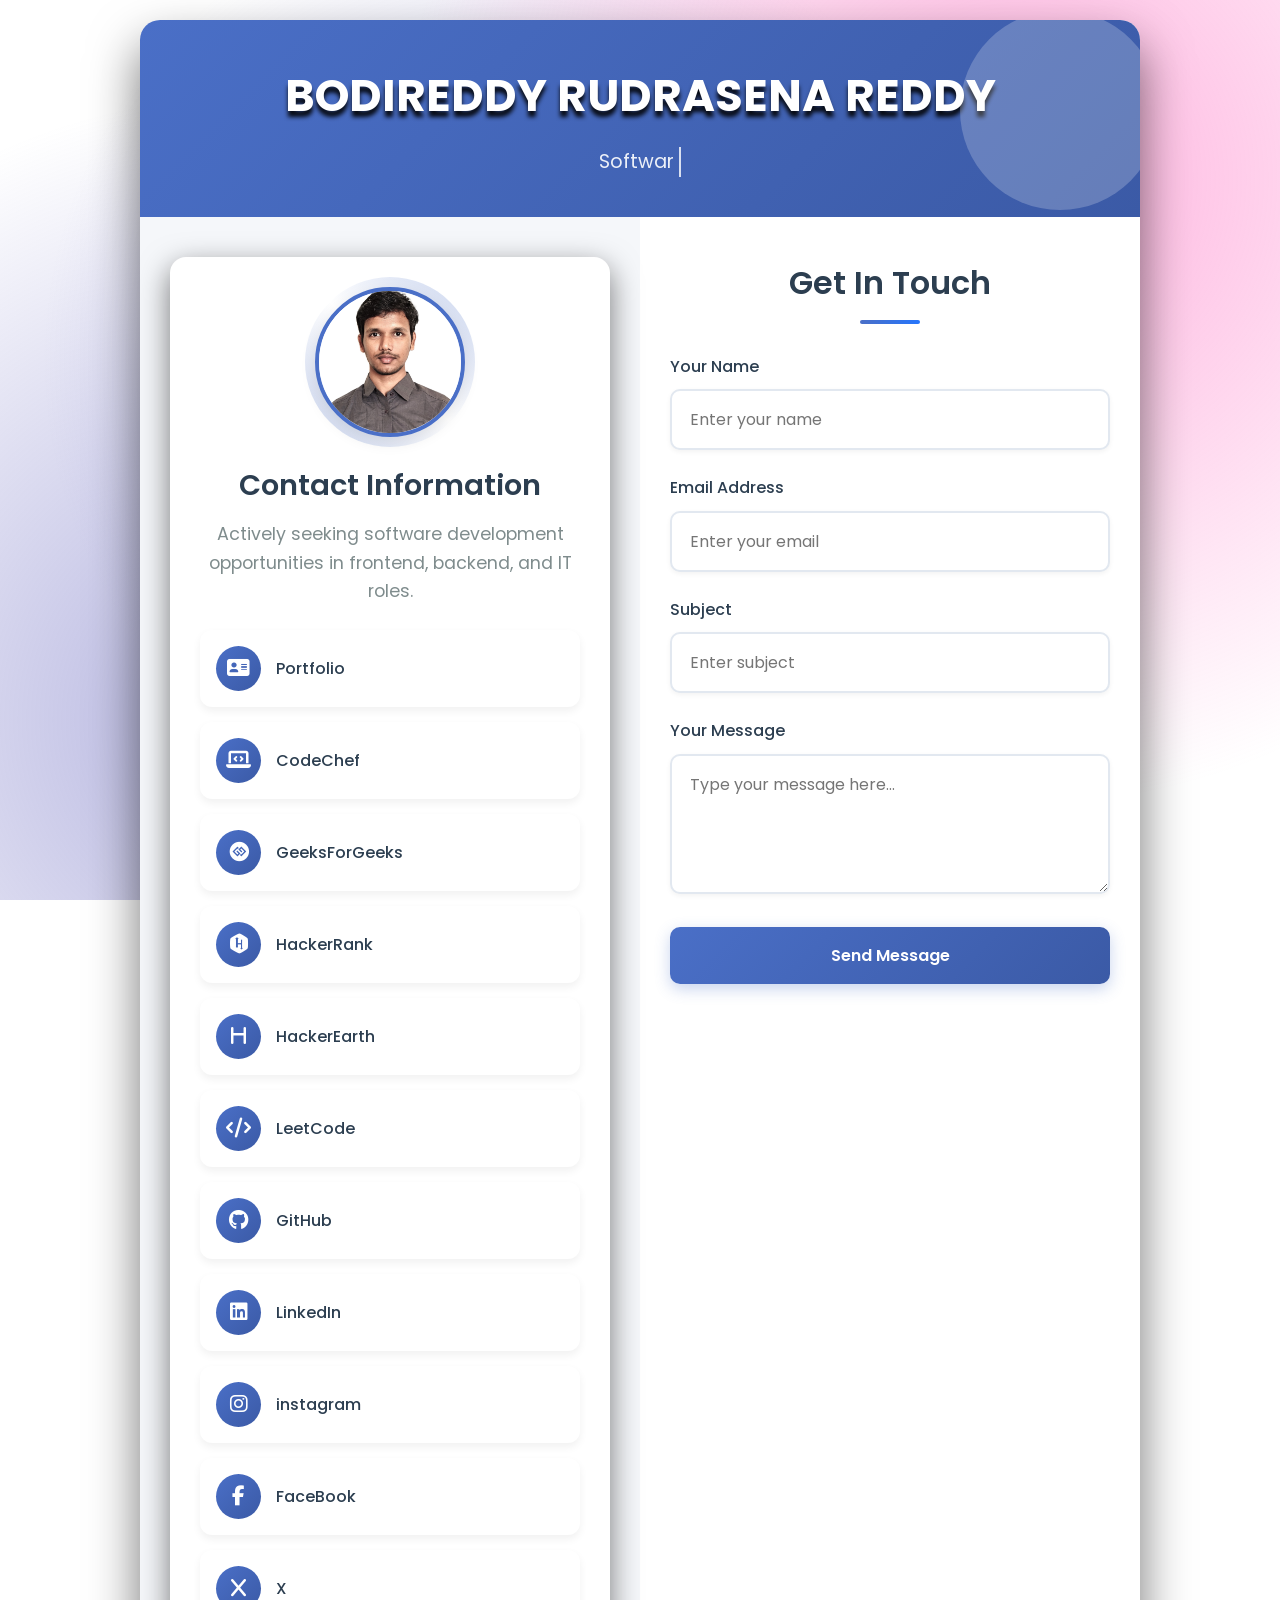
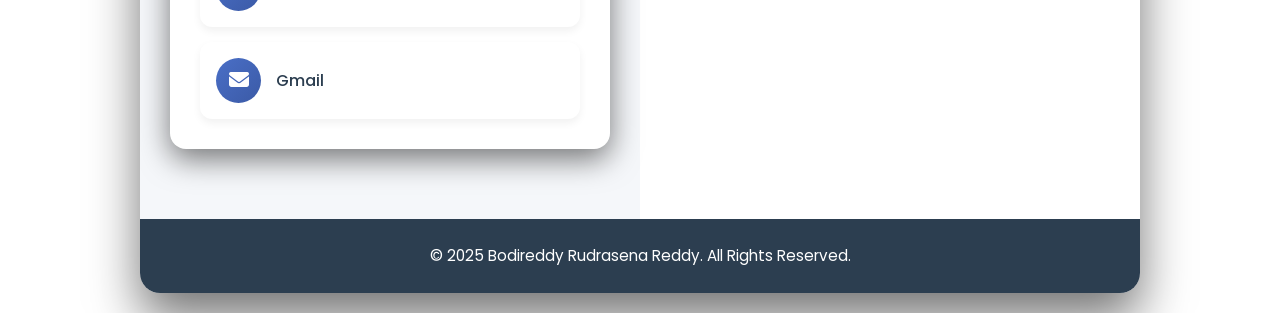
<file: contact.html>
<!DOCTYPE html>
<html lang="en">
<head>
    <meta charset="UTF-8">
    <meta name="viewport" content="width=device-width, initial-scale=1.0">
    <title>Hire Me</title>
    <link rel="stylesheet" href="https://cdnjs.cloudflare.com/ajax/libs/font-awesome/6.4.0/css/all.min.css">
    <link rel="stylesheet" href="contact.css">
    <link href="https://fonts.googleapis.com/css2?family=Poppins:wght@300;400;500;600;700&display=swap" rel="stylesheet">
</head>
<body>
    <div class="container">
        <header>
            <div class="header-content">
                <h1>BODIREDDY RUDRASENA REDDY</h1>
                <div class="typing-container">
                    <span class="typing-text" id="typingText"></span>
                </div>
                <div class="animated-circle"></div>
            </div>
        </header>
        
        <div class="content">
            <div class="profile-section">
                <div class="profile-card">
                    <div class="profile-img-container">
                        <div class="profile-img">
                            <img src="profile.jpg" alt="Bodireddy Rudrasena Reddy">
                        </div>
                        <div class="profile-overlay">
                            <div class="wave"></div>
                        </div>
                    </div>
                    <h2>Contact Information</h2>
                    <p>Actively seeking software development opportunities in frontend, backend, and IT roles.</p>
                    
                    
                    <div class="links">
                        <a href="https://rudrasenareddy87.github.io/Coding-Profiles/" class="link-item" target="_blank">
                            <div class="link-icon">
                                <i class="fas fa-address-card"></i>
                            </div>
                            <div class="link-text">Portfolio</div>
                            <div class="link-arrow">
                                <i class="fas fa-chevron-right"></i>
                            </div>
                        </a>
                        
                        <a href="https://www.codechef.com/users/rudrasenareddy" class="link-item" target="_blank">
                            <div class="link-icon">
                                <i class="fas fa-laptop-code"></i>
                            </div>
                            <div class="link-text">CodeChef</div>
                            <div class="link-arrow">
                                <i class="fas fa-chevron-right"></i>
                            </div>
                        </a>

                        <a href="https://www.geeksforgeeks.org/user/brudrasenareddy/" class="link-item" target="_blank">
                            <div class="link-icon">
                                <i class="fab fa-gg-circle"></i>
                            </div>
                            <div class="link-text">GeeksForGeeks</div>
                            <div class="link-arrow">
                                <i class="fas fa-chevron-right"></i>
                            </div>
                        </a>
                        
                        <a href="https://www.hackerrank.com/profile/RudraSenaReddy" class="link-item" target="_blank">
                            <div class="link-icon">
                                <i class="fab fa-hackerrank"></i>
                            </div>
                            <div class="link-text">HackerRank</div>
                            <div class="link-arrow">
                                <i class="fas fa-chevron-right"></i>
                            </div>
                        </a>
                        
                        <a href="https://www.hackerearth.com/@Rudrasenareddy/" class="link-item" target="_blank">
                            <div class="link-icon">
                                <i class="fa-solid fa-h"></i>
                            </div>
                            <div class="link-text">HackerEarth</div>
                            <div class="link-arrow">
                                <i class="fas fa-chevron-right"></i>
                            </div>
                        </a>
                        <a href="https://leetcode.com/u/rudrasenareddy/" class="link-item" target="_blank">
                            <div class="link-icon">
                                <i class="fas fa-code"></i>
                            </div>
                            <div class="link-text">LeetCode</div>
                            <div class="link-arrow">
                                <i class="fas fa-chevron-right"></i>
                            </div>
                        </a>

                        <a href="https://github.com/RudrasenaReddy87" class="link-item" target="_blank">
                            <div class="link-icon">
                                <i class="fab fa-github"></i>
                            </div>
                            <div class="link-text">GitHub</div>
                            <div class="link-arrow">
                                <i class="fas fa-chevron-right"></i>
                            </div>
                        </a>
                        
                        <a href="https://www.linkedin.com/in/bodireddyrudrasenareddy/" class="link-item" target="_blank">
                            <div class="link-icon">
                                <i class="fab fa-linkedin"></i>
                            </div>
                            <div class="link-text">LinkedIn</div>
                            <div class="link-arrow">
                                <i class="fas fa-chevron-right"></i>
                            </div>
                        </a>
                        <a href="https://www.instagram.com/rudrasenareddy_87/" class="link-item">
                            <div class="link-icon">
                                <i class="fa-brands fa-instagram"></i>
                            </div>
                            <div class="link-text">instagram</div>
                            <div class="link-arrow">
                                <i class="fas fa-chevron-right"></i>
                            </div>
                        </a>
                        <a href="https://www.facebook.com/Rudrasenareddy87/" class="link-item">
                            <div class="link-icon">
                                <i class="fa-brands fa-facebook-f"></i>
                            </div>
                            <div class="link-text">FaceBook</div>
                            <div class="link-arrow">
                                <i class="fas fa-chevron-right"></i>
                            </div>
                        </a>
                        <a href="https://x.com/Rudrasenar87" class="link-item">
                            <div class="link-icon">
                                <i class="fa-brands fa-x"></i>
                            </div>
                            <div class="link-text">X</div>
                            <div class="link-arrow">
                                <i class="fas fa-chevron-right"></i>
                            </div>
                        </a>
                        <a href="mailto:b.rudrasenareddy@gmail.com" class="link-item">
                            <div class="link-icon">
                                <i class="fas fa-envelope"></i>
                            </div>
                            <div class="link-text">Gmail</div>
                            <div class="link-arrow">
                                <i class="fas fa-chevron-right"></i>
                            </div>
                        </a>
                          
                        
                    </div>
                </div>
            </div>
            
            <div class="contact-section">
                <h2>Get In Touch</h2>
                <form id="contactForm" action="https://formspree.io/f/mandljpd" method="POST">
                    <div class="form-group">
                        <label for="name">Your Name</label>
                        <input type="text" id="name" name="name" class="form-control" placeholder="Enter your name" required>
                    </div>
                    
                    <div class="form-group">
                        <label for="email">Email Address</label>
                        <input type="email" id="email" name="email" class="form-control" placeholder="Enter your email" required>
                    </div>
                    
                    <div class="form-group">
                        <label for="subject">Subject</label>
                        <input type="text" id="subject" name="subject" class="form-control" placeholder="Enter subject" required>
                    </div>
                    
                    <div class="form-group">
                        <label for="message">Your Message</label>
                        <textarea id="message" name="message" class="form-control" placeholder="Type your message here..." required></textarea>
                    </div>
                    
                    <button type="submit" class="btn" id="submitBtn">
                        <span class="btn-text">Send Message</span>
                        <div class="btn-shine"></div>
                        <div class="btn-loader">
                            <div class="loader-dot"></div>
                            <div class="loader-dot"></div>
                            <div class="loader-dot"></div>
                        </div>
                    </button>
                    
                    <div id="notification" class="notification"></div>
                </form>
                
                <div id="limitReached" class="limit-reached">
                    <h3><i class="fas fa-exclamation-triangle"></i> Form Submission Limit Reached</h3>
                    <p>I've reached my monthly form submission limit. Please contact me directly via email or use one of the platforms below.</p>
                    <a href="mailto:b.rudrasenareddy@gmail.com" class="gmail-btn">
                        <i class="fas fa-envelope"></i> Send via Gmail
                    </a>
                </div>
            </div>
        </div>
        
        <footer>
            <p>&copy; 2025 Bodireddy Rudrasena Reddy. All Rights Reserved.</p>
        </footer>
    </div>

    <script src="contact.js"></script>
</body>
</html>
</file>
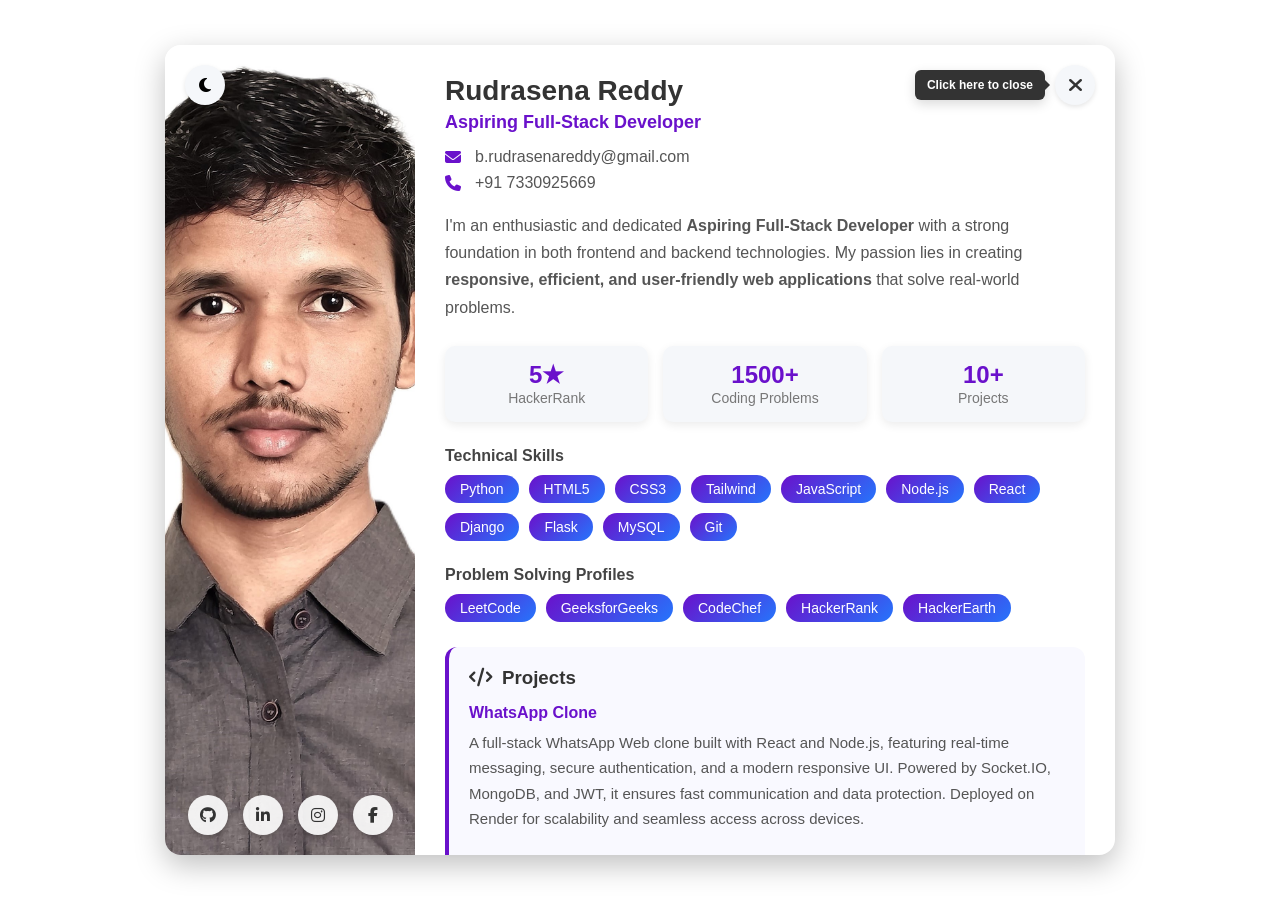
<file: pop-up.html>
<!DOCTYPE html>
<html lang="en">
<head>
  <meta charset="UTF-8">
  <meta name="viewport" content="width=device-width, initial-scale=1.0">
  <title>Rudrasena Reddy - Developer Profile</title>
  <link rel="stylesheet" href="https://cdnjs.cloudflare.com/ajax/libs/font-awesome/6.4.0/css/all.min.css">
  <style>
    * {
      margin: 0;
      padding: 0;
      box-sizing: border-box;
    }

    body {
      font-family: 'Segoe UI', Tahoma, Geneva, Verdana, sans-serif;
      margin: 0;
      display: flex;
      justify-content: center;
      align-items: center;
      min-height: 100vh;
      padding: 20px;
      transition: background 0.5s ease;
      position: relative;
      overflow-x: hidden;
      background: transparent !important; /* Make body background transparent */
    }

    /* Popup overlay - Updated to be transparent */
    .popup {
      display: none;
      position: fixed;
      top: 0;
      left: 0;
      width: 100%;
      height: 100%;
      background: transparent; /* Changed from semi-transparent black to fully transparent */
      justify-content: center;
      align-items: center;
      z-index: 1000;
      padding: 20px;
      opacity: 0;
      transition: opacity 0.3s ease;
    }

    .popup.active {
      opacity: 1;
    }

    /* Popup card */
    .popup-content {
      display: flex;
      flex-direction: row;
      background: #fff;
      border-radius: 16px;
      overflow: hidden;
      width: 90%;
      max-width: 950px;
      max-height: 90vh;
      box-shadow: 0 10px 30px rgba(0, 0, 0, 0.25);
      position: relative;
      transform: scale(0.9);
      transition: transform 0.4s ease;
    }

    .popup.active .popup-content {
      transform: scale(1);
    }

    /* Image section (smaller) - Updated to rectangular shape */
    .popup-image {
      flex: 0 0 250px; /* Fixed width for smaller image */
      position: relative;
      overflow: hidden;
      border-radius: 0; /* Changed from default to make rectangular */
    }

    .popup-image img {
      width: 100%;
      height: 100%;
      object-fit: cover;
      transition: all 0.5s ease;
      border-radius: 0; /* Changed from default to make rectangular */
    }

    /* Updated hover effect for rectangular image */
    .popup-image:hover img {
      transform: scale(1.05);
      box-shadow: 0 0 20px rgba(106, 17, 203, 0.7);
      filter: brightness(1.1) saturate(1.2);
    }

    /* Added outline effect on hover */
    .popup-image::after {
      content: '';
      position: absolute;
      top: 0;
      left: 0;
      right: 0;
      bottom: 0;
      border: 3px solid transparent;
      border-radius: 0;
      transition: all 0.5s ease;
      z-index: 1;
    }

    .popup-image:hover::after {
      border-color: #6a11cb;
      box-shadow: 0 0 15px rgba(106, 17, 203, 0.5);
    }

    .social-links {
      position: absolute;
      bottom: 20px;
      left: 0;
      right: 0;
      display: flex;
      justify-content: center;
      gap: 15px;
      z-index: 2;
    }

    .social-links a {
      display: flex;
      align-items: center;
      justify-content: center;
      width: 40px;
      height: 40px;
      background: rgba(255, 255, 255, 0.9);
      border-radius: 50%;
      color: #333;
      text-decoration: none;
      transition: all 0.3s ease;
      box-shadow: 0 2px 5px rgba(0, 0, 0, 0.2);
    }

    .social-links a:hover {
      transform: translateY(-3px) rotate(5deg);
      background: #6a11cb;
      color: white;
    }

    /* Text section */
    .popup-text {
      flex: 1;
      padding: 30px;
      overflow-y: auto;
      position: relative;
      max-height: 90vh;
    }

    .popup-text h2 {
      color: #333;
      margin-bottom: 5px;
      font-size: 28px;
      position: relative;
      display: inline-block;
      cursor: pointer;
    }

    /* Tooltip styling */
    .name-tooltip {
      position: absolute;
      bottom: 100%;
      left: 50%;
      transform: translateX(-50%);
      background: #333;
      color: white;
      padding: 5px 10px;
      border-radius: 4px;
      font-size: 12px;
      white-space: nowrap;
      opacity: 0;
      visibility: hidden;
      transition: all 0.3s ease;
      z-index: 100;
    }

    .popup-text h2:hover .name-tooltip {
      opacity: 1;
      visibility: visible;
    }

    .popup-text .title {
      color: #6a11cb;
      font-weight: 600;
      margin-bottom: 15px;
      font-size: 18px;
    }

    .contact-info {
      display: flex;
      flex-direction: column;
      gap: 8px;
      margin-bottom: 20px;
    }

    .contact-item {
      display: flex;
      align-items: center;
      gap: 10px;
      color: #555;
      transition: all 0.3s ease;
    }

    .contact-item:hover {
      color: #6a11cb;
      transform: translateX(5px);
    }

    .contact-item i {
      color: #6a11cb;
      width: 20px;
      transition: all 0.3s ease;
    }

    .contact-item:hover i {
      transform: scale(1.2);
    }

    .popup-text p {
      line-height: 1.7;
      margin-bottom: 20px;
      color: #555;
    }

    .stats {
      display: flex;
      gap: 15px;
      margin: 25px 0;
      flex-wrap: wrap;
    }

    .stat-item {
      background: #f5f7fa;
      padding: 15px;
      border-radius: 10px;
      text-align: center;
      flex: 1;
      min-width: 120px;
      box-shadow: 0 3px 10px rgba(0, 0, 0, 0.08);
      transition: all 0.3s ease;
      position: relative;
      overflow: hidden;
    }

    .stat-item::before {
      content: '';
      position: absolute;
      top: 0;
      left: 0;
      width: 100%;
      height: 100%;
      background: linear-gradient(135deg, rgba(106, 17, 203, 0.1) 0%, rgba(37, 117, 252, 0.1) 100%);
      opacity: 0;
      transition: all 0.3s ease;
      z-index: 0;
    }

    .stat-item:hover::before {
      opacity: 1;
    }

    .stat-item:hover {
      transform: translateY(-5px);
      box-shadow: 0 8px 15px rgba(0, 0, 0, 0.1);
    }

    .stat-item .number {
      font-size: 24px;
      font-weight: 700;
      color: #6a11cb;
      display: block;
      position: relative;
      z-index: 1;
    }

    .stat-item .label {
      font-size: 14px;
      color: #777;
      position: relative;
      z-index: 1;
    }

    /* Skills section with bubble effect */
    .skills {
      margin: 25px 0;
    }

    .skill-category {
      margin-bottom: 20px;
    }

    .skill-category h4 {
      margin-bottom: 10px;
      color: #444;
      font-size: 16px;
    }

    .skill-tags {
      display: flex;
      flex-wrap: wrap;
      gap: 10px;
    }

    .skill-tag {
      background: linear-gradient(135deg, #6a11cb 0%, #2575fc 100%);
      color: white;
      padding: 6px 15px;
      border-radius: 20px;
      font-size: 14px;
      position: relative;
      overflow: hidden;
      z-index: 1;
      transition: all 0.3s ease;
      cursor: pointer;
    }

    .skill-tag::before {
      content: '';
      position: absolute;
      top: 0;
      left: 0;
      width: 100%;
      height: 100%;
      background: linear-gradient(135deg, #2575fc 0%, #6a11cb 100%);
      opacity: 0;
      z-index: -1;
      transition: all 0.3s ease;
    }

    .skill-tag:hover {
      transform: translateY(-3px);
      box-shadow: 0 5px 15px rgba(106, 17, 203, 0.4);
    }

    .skill-tag:hover::before {
      opacity: 1;
    }

    /* Projects section */
    .projects {
      margin: 25px 0;
      padding: 20px;
      background: #f9f9ff;
      border-radius: 12px;
      border-left: 4px solid #6a11cb;
      transition: all 0.3s ease;
      position: relative;
      overflow: hidden;
    }

    .projects::before {
      content: '';
      position: absolute;
      top: 0;
      left: -100%;
      width: 100%;
      height: 100%;
      background: linear-gradient(90deg, transparent, rgba(106, 17, 203, 0.05), transparent);
      transition: all 0.6s ease;
    }

    .projects:hover::before {
      left: 100%;
    }

    .projects:hover {
      transform: translateY(-3px);
      box-shadow: 0 5px 15px rgba(0, 0, 0, 0.1);
    }

    .projects h3 {
      color: #333;
      margin-bottom: 15px;
      display: flex;
      align-items: center;
      gap: 10px;
    }

    .project-item {
      margin-bottom: 15px;
      padding-bottom: 15px;
      border-bottom: 1px dashed #ddd;
      transition: all 0.3s ease;
    }

    .project-item:hover {
      transform: translateX(5px);
    }

    .project-item:last-child {
      margin-bottom: 0;
      padding-bottom: 0;
      border-bottom: none;
    }

    .project-item h4 {
      color: #6a11cb;
      margin-bottom: 8px;
      transition: all 0.3s ease;
    }

    .project-item:hover h4 {
      color: #2575fc;
    }

    .project-item p {
      margin-bottom: 10px;
      color: #555;
      font-size: 15px;
    }

    .github-link {
      display: inline-block;
      margin-top: 15px;
      padding: 10px 20px;
      background: linear-gradient(135deg, #6a11cb 0%, #2575fc 100%);
      color: white;
      text-decoration: none;
      border-radius: 30px;
      font-weight: 600;
      transition: all 0.3s ease;
      box-shadow: 0 3px 10px rgba(106, 17, 203, 0.3);
      position: relative;
      overflow: hidden;
      z-index: 1;
    }

    .github-link::before {
      content: '';
      position: absolute;
      top: 0;
      left: 0;
      width: 100%;
      height: 100%;
      background: linear-gradient(135deg, #2575fc 0%, #6a11cb 100%);
      opacity: 0;
      z-index: -1;
      transition: all 0.3s ease;
    }

    .github-link:hover {
      transform: translateY(-2px);
      box-shadow: 0 5px 15px rgba(106, 17, 203, 0.4);
    }

    .github-link:hover::before {
      opacity: 1;
    }

    .github-link i {
      margin-right: 8px;
    }

    /* Close button */
    .close-btn {
      position: absolute;
      top: 20px;
      right: 20px;
      width: 40px;
      height: 40px;
      background: #f5f7fa;
      border-radius: 50%;
      display: flex;
      align-items: center;
      justify-content: center;
      font-size: 20px;
      font-weight: bold;
      color: #333;
      cursor: pointer;
      z-index: 10;
      transition: all 0.3s ease;
      box-shadow: 0 2px 5px rgba(0, 0, 0, 0.1);
    }

    .close-btn:hover {
      background: #ff4757;
      color: white;
      transform: rotate(90deg) scale(1.1);
    }

    /* Add red highlight for close button */
    .close-btn.highlight {
      background: #ed0518 !important;
      color: white !important;
      animation: pulse-red 0.5s infinite alternate;
    }

    @keyframes pulse-red {
      from {
        box-shadow: 0 0 0 0 rgba(255, 71, 87, 0.4);
      }
      to {
        box-shadow: 0 0 0 10px rgba(255, 71, 87, 0);
      }
    }

    /* Countdown tooltip - Updated to left side */
    .countdown-tooltip {
      position: absolute;
      top: 50%;
      right: 50px; /* Position to the left of the button */
      transform: translateY(-50%);
      background: #333;
      color: white;
      padding: 8px 12px;
      border-radius: 6px;
      font-size: 12px;
      white-space: nowrap;
      opacity: 0;
      visibility: hidden;
      transition: all 0.3s ease;
      z-index: 100;
      pointer-events: none;
      box-shadow: 0 4px 12px rgba(0, 0, 0, 0.15);
    }

    .countdown-tooltip::after {
      content: '';
      position: absolute;
      top: 50%;
      right: -10px; /* Arrow on the right side now */
      transform: translateY(-50%);
      border-width: 5px;
      border-style: solid;
      border-color: transparent transparent transparent #333; /* Arrow pointing left */
    }

    .close-btn:hover .countdown-tooltip {
      opacity: 1;
      visibility: visible;
    }

    /* Animation */
    @keyframes fadeIn {
      from {
        opacity: 0;
        transform: translateY(20px);
      }
      to {
        opacity: 1;
        transform: translateY(0);
      }
    }

    @keyframes pulse {
      0% {
        transform: scale(1);
      }
      50% {
        transform: scale(1.1);
      }
      100% {
        transform: scale(1);
      }
    }

    @keyframes bounce {
      0%, 20%, 50%, 80%, 100% {
        transform: translateY(0);
      }
      40% {
        transform: translateY(-10px);
      }
      60% {
        transform: translateY(-5px);
      }
    }

    /* Custom scrollbar */
    .popup-text::-webkit-scrollbar {
      width: 8px;
    }

    .popup-text::-webkit-scrollbar-track {
      background: #f1f1f1;
      border-radius: 4px;
    }

    .popup-text::-webkit-scrollbar-thumb {
      background: linear-gradient(to bottom, #6a11cb, #2575fc);
      border-radius: 4px;
    }

    .popup-text::-webkit-scrollbar-thumb:hover {
      background: linear-gradient(to bottom, #550ea8, #1c60d3);
    }

    /* Dark mode toggle */
    .dark-mode-toggle {
      position: absolute;
      top: 20px;
      left: 20px;
      background: #f5f7fa;
      width: 40px;
      height: 40px;
      border-radius: 50%;
      display: flex;
      align-items: center;
      justify-content: center;
      cursor: pointer;
      z-index: 10;
      box-shadow: 0 2px 5px rgba(0, 0, 0, 0.1);
      transition: all 0.3s ease;
    }

    .dark-mode-toggle:hover {
      transform: rotate(30deg);
    }

    /* Dark mode styles */
    body.dark-mode {
      background: transparent !important; /* Keep transparent in dark mode */
    }

    .dark-mode .popup-content {
      background: #2c3e50;
    }

    .dark-mode .popup-text h2 {
      color: #fff;
    }

    .dark-mode .popup-text .title {
      color: #8c68bb;
    }

    .dark-mode .contact-item {
      color: #ddd;
    }

    .dark-mode .popup-text p {
      color: #ddd;
    }

    .dark-mode .stat-item {
      background: #34495e;
    }

    .dark-mode .stat-item .label {
      color: #bbb;
    }

    .dark-mode .close-btn,
    .dark-mode .dark-mode-toggle {
      background: #34495e;
      color: #fff;
    }

    .dark-mode .countdown-tooltip {
      background: #1a1a1a;
    }

    .dark-mode .countdown-tooltip::after {
      border-color: transparent transparent transparent #1a1a1a; /* Arrow for dark mode */
    }

    .dark-mode .skill-tag {
      background: linear-gradient(135deg, #8c68bb 0%, #3d84d7 100%);
    }

    .dark-mode .projects {
      background: #34495e;
      border-left: 4px solid #8c68bb;
    }

    .dark-mode .projects h3 {
      color: #fff;
    }

    .dark-mode .project-item h4 {
      color: #8c68bb;
    }

    .dark-mode .project-item p {
      color: #ddd;
    }

    /* Responsive Styles */
    @media (max-width: 900px) {
      .popup-content {
        flex-direction: column;
        max-height: 95vh;
      }

      .popup-image {
        height: 250px;
        flex: 0 0 auto;
      }

      .popup-text {
        max-height: calc(95vh - 250px);
      }

      .stats {
        justify-content: center;
        gap: 10px;
      }

      .stat-item {
        flex: unset;
        width: calc(50% - 15px);
      }
    }

    @media (max-width: 600px) {
      .popup-content {
        width: 100%;
        border-radius: 12px;
      }

      .popup-text {
        padding: 20px;
      }

      .popup-text h2 {
        font-size: 24px;
      }

      .stat-item {
        width: 100%;
      }

      .stats {
        gap: 10px;
      }
      
      .projects {
        padding: 15px;
      }
      
      .contact-info {
        font-size: 14px;
      }
      
      .popup-image {
        flex: 0 0 200px;
      }

      /* Adjust tooltip position on mobile */
      .countdown-tooltip {
        top: -30px;
        right: 0;
        left: 0;
        text-align: center;
        transform: none;
      }

      .countdown-tooltip::after {
        top: 100%;
        left: 50%;
        right: auto;
        transform: translateX(-50%);
        border-color: #333 transparent transparent transparent;
      }

      .dark-mode .countdown-tooltip::after {
        border-color: #1a1a1a transparent transparent transparent;
      }
    }

    @media (max-width: 400px) {
      .popup-text {
        padding: 15px;
      }
      
      .popup-text h2 {
        font-size: 22px;
      }
      
      .stat-item {
        padding: 10px;
      }
      
      .stat-item .number {
        font-size: 20px;
      }
      
      .popup-image {
        flex: 0 0 180px;
      }
    }
  </style>
</head>
<body>
  <div class="popup" id="popup">
    <div class="popup-content">
      <!-- Dark mode toggle -->
      <div class="dark-mode-toggle" id="darkModeToggle">
        <i class="fas fa-moon"></i>
      </div>

      <!-- Close button with tooltip -->
      <span class="close-btn" id="closePopup">
        <i class="fas fa-times"></i>
        <span class="countdown-tooltip" id="countdownTooltip">Click here to close</span>
      </span>

      <!-- Image left (smaller version) -->
      <div class="popup-image">
        <img src="profile.jpg" alt="Rudrasena Reddy">
        
        <!-- Social links -->
        <div class="social-links">
          <a href="https://github.com/RudrasenaReddy87" target="_blank"><i class="fab fa-github"></i></a>
          <a href="https://www.linkedin.com/in/bodireddyrudrasenareddy/" target="_blank"><i class="fab fa-linkedin-in"></i></a>
          <a href="https://www.instagram.com/rudrasenareddy_87/" target="_blank"><i class="fab fa-instagram"></i></a>
          <a href="https://www.facebook.com/Rudrasenareddy87/" target="_blank"><i class="fab fa-facebook-f"></i></a>
        </div>
      </div>

      <!-- Text right -->
      <div class="popup-text">
        <h2>Rudrasena Reddy
          <span class="name-tooltip">Bodireddy Rudrasena Reddy</span>
        </h2>
        <div class="title">Aspiring Full-Stack Developer</div>
        
        <!-- Contact Info -->
        <div class="contact-info">
          <div class="contact-item">
            <i class="fas fa-envelope"></i>
            <span><a href="mailto:b.rudrasenareddy@gmail.com" style="color: inherit; text-decoration: none;">b.rudrasenareddy@gmail.com</a></span>
          </div>
          <div class="contact-item">
            <i class="fas fa-phone"></i>
            <span>+91 7330925669</span>
          </div>
        </div>
        
        <!-- Intro -->
        <p>
          I'm an enthusiastic and dedicated <strong>Aspiring Full-Stack Developer</strong> with a strong foundation in both frontend and backend technologies. 
          My passion lies in creating <strong>responsive, efficient, and user-friendly web applications</strong> that solve real-world problems.
        </p>

        <!-- Stats -->
        <div class="stats">
          <div class="stat-item">
            <span class="number">5★</span>
            <span class="label">HackerRank</span>
          </div>
          <div class="stat-item">
            <span class="number">1500+</span>
            <span class="label">Coding Problems</span>
          </div>
          <div class="stat-item">
            <span class="number">10+</span>
            <span class="label">Projects</span>
          </div>
        </div>

        <!-- Skills -->
        <div class="skills">
          <div class="skill-category">
            <h4>Technical Skills</h4>
            <div class="skill-tags">
              <span class="skill-tag">Python</span>
              <span class="skill-tag">HTML5</span>
              <span class="skill-tag">CSS3</span>
              <span class="skill-tag">Tailwind</span>
              <span class="skill-tag">JavaScript</span>
              <span class="skill-tag">Node.js</span>
              <span class="skill-tag">React</span>
              <span class="skill-tag">Django</span>
              <span class="skill-tag">Flask</span>
              <span class="skill-tag">MySQL</span>
              <span class="skill-tag">Git</span>
            </div>
          </div>
        </div>

        <!-- Problem Solving Links -->
        <div class="skills">
          <div class="skill-category">
            <h4>Problem Solving Profiles</h4>
            <div class="skill-tags">
              <a href="https://leetcode.com/rudrasenareddy" target="_blank" class="skill-tag" style="text-decoration: none;">LeetCode</a>
              <a href="https://www.geeksforgeeks.org/user/brudrasenareddy" target="_blank" class="skill-tag" style="text-decoration: none;">GeeksforGeeks</a>
              <a href="https://www.codechef.com/users/rudrasenareddy" target="_blank" class="skill-tag" style="text-decoration: none;">CodeChef</a>
              <a href="https://www.hackerrank.com/rudrasenareddy" target="_blank" class="skill-tag" style="text-decoration: none;">HackerRank</a>
              <a href="https://www.hackerearth.com/@rudrasenareddy" target="_blank" class="skill-tag" style="text-decoration: none;">HackerEarth</a>
            </div>
          </div>
        </div>

        <!-- Projects Section -->
        <div class="projects">
          <h3><i class="fas fa-code"></i> Projects</h3>
          
          <div class="project-item">
            <h4>WhatsApp Clone</h4>
            <p>A full-stack WhatsApp Web clone built with React and Node.js, featuring real-time messaging, secure authentication, and a modern responsive UI. Powered by Socket.IO, MongoDB, and JWT, it ensures fast communication and data protection. Deployed on Render for scalability and seamless access across devices.</p>
          </div>
          
          <div class="project-item">
            <h4>CSS Button Generator</h4>
            <p>CSS Button Generator is a responsive React + Vite + Tailwind CSS app showcasing a collection of modern, animated buttons. It offers live previews, reusable components, and copy-to-clipboard functionality for developers and designers. Optimized for desktop and mobile, it’s a ready-to-use inspiration hub for button styles.</p>
          </div>
          
          <div class="project-item">
            <h4>Weather Forecasting App</h4>
            <p>A responsive and interactive Weather Forecasting Web App built using HTML, CSS, JavaScript, and Node.js. It provides real-time weather data using the OpenWeatherMap API, includes unit toggling, AQI info, and dynamic UI features. Hosted on Vercel (frontend) and Render (backend) with full mobile and desktop support.</p>
          </div>
          
          <a href="https://github.com/rudrasenareddy87" class="github-link" target="_blank">
            <i class="fab fa-github"></i> Visit GitHub for More Projects
          </a>
        </div>

        <!-- More Section -->
        <div class="more">
          <p>
            I have developed several projects including <strong>responsive web applications</strong> with modern UI/UX, 
            <strong>backend APIs</strong> with Python frameworks, and <strong>full-stack solutions</strong> that integrate frontend and backend technologies.
          </p>

          <p>
            I'm deeply passionate about <strong>Data Structures and Algorithms</strong>, regularly honing my problem-solving skills on 
            platforms like <strong>LeetCode, HackerRank, and CodeChef</strong>. This practice has significantly improved my analytical thinking and coding efficiency.
          </p>

          <p>
            I'm continuously learning and exploring new technologies with a focus on <strong>modern web development practices, 
            cloud technologies, and DevOps fundamentals</strong>. I believe in writing <strong>clean, maintainable code</strong> 
            and following industry best practices.
          </p>

          <p class="goal">
            As a fresher, I'm eager to contribute to innovative projects, collaborate with experienced developers, 
            and grow professionally in a challenging environment where I can apply and expand my technical skills.
          </p>
        </div>
      </div>
    </div>
  </div>

  <script>
    const popup = document.getElementById("popup");
    const closePopupBtn = document.getElementById("closePopup");
    const darkModeToggle = document.getElementById("darkModeToggle");
    const countdownTooltip = document.getElementById("countdownTooltip");
    const body = document.body;

    let countdownInterval;
    let remainingSeconds = 4;

    // Start tooltip timer
    function startTooltipTimer() {
      clearInterval(countdownInterval);
      remainingSeconds = 4;
      
      // Show tooltip immediately
      countdownTooltip.style.opacity = "1";
      countdownTooltip.style.visibility = "visible";
      
      countdownInterval = setInterval(() => {
        remainingSeconds--;
        
        if (remainingSeconds <= 0) {
          clearInterval(countdownInterval);
          // Hide tooltip after 4 seconds
          countdownTooltip.style.opacity = "0";
          countdownTooltip.style.visibility = "hidden";
        }
      }, 1000);
    }

    // Close popup function
    function closePopup() {
      popup.classList.remove("active");
      setTimeout(() => {
        popup.style.display = "none";
      }, 300);
    }

    // Auto open popup on page load
    window.addEventListener("load", () => {
      setTimeout(() => {
        popup.style.display = "flex";
        setTimeout(() => {
          popup.classList.add("active");
          // Start tooltip timer
          startTooltipTimer();
        }, 10);
      }, 500);
    });

    // Close popup
    closePopupBtn.addEventListener("click", closePopup);

    // Show red highlight when clicking outside popup
    popup.addEventListener("click", (e) => {
      if (e.target === popup) {
        // Highlight the close button
        closePopupBtn.classList.add("highlight");
        
        // Remove highlight after 1 second
        setTimeout(() => {
          closePopupBtn.classList.remove("highlight");
        }, 1000);
      }
    });

    // Dark mode toggle
    darkModeToggle.addEventListener("click", () => {
      body.classList.toggle("dark-mode");
      const icon = darkModeToggle.querySelector("i");
      if (body.classList.contains("dark-mode")) {
        icon.classList.remove("fa-moon");
        icon.classList.add("fa-sun");
      } else {
        icon.classList.remove("fa-sun");
        icon.classList.add("fa-moon");
      }
    });
  </script>
</body>


</html>
</file>
<file: style.css>
/* 
 Author: B Rudrasena Reddy
 Gmail : b.rudrasenareddy@gmail.com

 this is for my coding profiles page to showcase my coding journey
 This CSS file styles the coding profiles page with a modern, clean design.
 It also includes my github, linkedin, and resume links.Please Check once.
 Connect with me on: LinkedIn, GitHub.

*/
* {
  margin: 0;
  padding: 0;
  box-sizing: border-box;
}

body {
  font-family: 'Inter', sans-serif;
  background-color: #f8fafc;
  margin: 0;
  padding: 2rem;
  min-height: 100vh;
  display: flex;
  justify-content: center;
  align-items: center;
}

/* Container Styles */
.coding-profiles-container {
  max-width: 1200px;
  width: 100%;
  padding: 2rem;
  background-color: rgb(255, 255, 255);
  border-radius: 16px;
  box-shadow: 0 15px 35px rgba(0, 0, 0, 0.463);
  perspective: 1000px;
}

/* Updated Header Styles */
.section-header {
  display: flex;
  justify-content: space-between;
  align-items: center;
  margin-bottom: 3rem;
  flex-wrap: wrap;
  gap: 1.5rem;
}

.navigation-container {
  display: flex;
  align-items: center;
  gap: 2rem;
  flex-wrap: wrap;
}

.section-title {
  color: #a57936;
  font-size: 2.25rem;
  font-weight: 700;
  position: relative;
  background: linear-gradient(90deg, #e8772b, #b807f8, #e00946, #0a05f8);
  -webkit-background-clip: text;
  background-clip: text;
  color: transparent;
  animation: fadeSlideDown 2s ease forwards, autoGradientShift 6s ease infinite;
  background-size: 300% 300%;
}

/* Navigation Menu */
.navigation-menu {
  display: flex;
  align-items: center;
  gap: 1.5rem;
  flex-wrap: wrap;
}

.nav-link {
  color: #64748b;
  text-decoration: none;
  font-weight: 500;
  padding: 0.5rem 0;
  position: relative;
  transition: all 0.3s ease;
}

.nav-link::after {
  content: '';
  position: absolute;
  bottom: 0;
  left: 0;
  width: 0;
  height: 2px;
  background: linear-gradient(90deg, #6366f1, #8b5cf6);
  transition: width 0.3s ease;
}

.nav-link:hover {
  color: #5658fa;
}

.nav-link:hover::after {
  width: 100%;
}

/* Header Buttons Container */
.header-buttons {
  display: flex;
  align-items: center;
  gap: 1rem;
}

/* Resume Button */
.resume-btn {
  padding: 0.6rem 1.25rem;
  border-radius: 8px;
  font-weight: 600;
  text-decoration: none;
  font-size: 0.95rem;
  transition: all 0.3s ease;
  box-shadow: 0 4px 10px rgba(0, 0, 0, 0.306);
  background: linear-gradient(135deg, #ff003c, #1427f6);
  color: white;
  animation: floatBtn 3s ease-in-out infinite;
}

.resume-btn:hover {
  transform: translateY(-3px);
  box-shadow: 0 0 17px rgba(241, 1, 49, 0.395), 0 0 24px rgba(20, 59, 252, 0.354);
  background: linear-gradient(135deg, s#000c96, #ff0454);
  animation: none; /* Stop animation on hover for better UX */
}

/* Social Icons */
.social-icons {
  display: flex;
  align-items: center;
  gap: 0.75rem;
}

/* ICON BUTTONS */
.icon-btn {
  display: flex;
  align-items: center;
  justify-content: center;
  width: 38px;
  height: 38px;
  border-radius: 50%;
  background: #f1f5f9;
  transition: all 0.25s ease;
  text-decoration: none;
  color: #64748b;
  font-size: 1.1rem;
  box-shadow: 0 2px 5px rgba(0,0,0,0.1);
}

/* GitHub hover: dark background and white icon */
.github-btn:hover {
  background: #24292e;
  color: white;
  transform: translateY(-3px);
  box-shadow: 0 5px 15px rgba(36, 41, 46, 0.3);
}

/* LinkedIn hover: blue background and white icon */
.linkedin-btn:hover {
  background: #0a66c2;
  color: white;
  transform: translateY(-3px);
  box-shadow: 0 5px 15px rgba(10, 102, 194, 0.3);
}

/* Instagram hover: gradient background and white icon */
.instagram-btn:hover {
  background: linear-gradient(45deg, #f09433, #e6683c, #dc2743, #cc2366, #bc1888);
  color: white;
  transform: translateY(-3px);
  box-shadow: 0 5px 15px rgba(188, 24, 136, 0.3);
}

/* PROFILE GRID LAYOUT */
.profiles-grid {
  display: grid;
  grid-template-columns: repeat(auto-fill, minmax(300px, 1fr));
  gap: 2rem;
}

/* Profile Card - Base Styles */
.profile-card {
  position: relative;
  display: flex;
  flex-direction: column;
  justify-content: center;
  padding: 2rem;
  background: white;
  border-radius: 12px;
  box-shadow: 0 6px 15px rgba(0, 0, 0, 0.15);
  transition: all 0.4s cubic-bezier(0.175, 0.885, 0.32, 1.275);
  overflow: hidden;
  text-decoration: none;
  color: #1e293b;
  z-index: 1;
  height: 140px;
  border: 1px solid #e2e8f0;
  transform-style: preserve-3d;
}

/* Text Styles */
.profile-name {
  font-weight: 600;
  font-size: 1.25rem;
  transition: all 0.3s ease;
  margin-bottom: 0.5rem;
  position: relative;
  display: inline-block;
  z-index: 2;
}

.profile-name::after {
  content: '';
  position: absolute;
  bottom: -4px;
  left: 0;
  width: 0;
  height: 2px;
  background: currentColor;
  transition: width 0.3s ease 0.1s;
}

.profile-link {
  font-size: 0.9rem;
  color: #64748b;
  transition: all 0.3s ease;
  line-height: 1.4;
  z-index: 2;
}

/* Hover Effect - Gradient Slide */
.hover-effect {
  position: absolute;
  top: 0;
  left: 0;
  width: 100%;
  height: 100%;
  z-index: -1;
  transform: translateY(101%);
  transition: transform 0.4s cubic-bezier(0.175, 0.885, 0.32, 1.275);
  opacity: 0.95;
  background-size: 200% 200%;
}

/* Glass Effect Overlay */
.glass-effect {
  position: absolute;
  top: 0;
  left: -100%;
  width: 50%;
  height: 100%;
  background: linear-gradient(
    to right,
    rgba(255, 255, 255, 0) 0%,
    rgba(255, 255, 255, 0.3) 50%,
    rgba(255, 255, 255, 0) 100%
  );
  transform: skewX(-25deg);
  transition: all 0.6s ease;
  z-index: 1;
}

/* Gradient Pulse Animation */
@keyframes gradientPulse {
  0% { background-position: 0% 50%; }
  50% { background-position: 100% 50%; }
  100% { background-position: 0% 50%; }
}

/* Auto gradient shift for title */
@keyframes autoGradientShift {
  0% { background-position: 0% 50%; }
  50% { background-position: 100% 50%; }
  100% { background-position: 0% 50%; }
}

/* Glass shine animation */
@keyframes glassShine {
  0% { left: -100%; }
  100% { left: 200%; }
}

/* Color shift animation for hover effect */
@keyframes colorShift {
  0% { 
    filter: hue-rotate(0deg);
  }
  33% { 
    filter: hue-rotate(60deg);
  }
  66% { 
    filter: hue-rotate(120deg);
  }
  100% { 
    filter: hue-rotate(0deg);
  }
}

/* Border Light Effect - SHINE EFFECT */
.profile-card::before {
  content: '';
  position: absolute;
  top: -50%;
  left: -50%;
  width: 200%;
  height: 200%;
  background: linear-gradient(
    to bottom right,
    transparent 45%,
    rgba(255,255,255,0.5) 50%,
    transparent 55%
  );
  transform: rotate(45deg);
  transition: all 0.6s ease;
  opacity: 0;
  z-index: 0;
}

/* Text Wave Animation */
@keyframes waveText {
  0%, 100% { transform: translateY(0); }
  25% { transform: translateY(-5px); }
  50% { transform: translateY(3px); }
  75% { transform: translateY(-2px); }
}

/* Hover States - Continuous animation while hovering */
.profile-card:hover {
  transform: translateY(-10px) rotateX(5deg) rotateY(5deg);
  box-shadow: 0 20px 40px rgba(0, 0, 0, 0.25);
  border: 1px solid rgba(255,255,255,0.2);
}

.profile-card:hover .hover-effect {
  transform: translateY(0);
  animation: gradientPulse 4s ease infinite, colorShift 9s ease infinite;
}

.profile-card:hover .glass-effect {
  animation: glassShine 1.2s ease infinite;
}

.profile-card:hover .profile-name::after {
  width: 100%;
}

.profile-card:hover .profile-name {
  animation: waveText 0.8s ease infinite;
}

.profile-card:hover .profile-link {
  color: rgba(255, 255, 255, 0.9);
}

/* SHINE EFFECT ANIMATION - Continuous while hovering */
.profile-card:hover::before {
  opacity: 1;
  animation: borderLight 1.2s ease infinite;
}

@keyframes borderLight {
  0% { 
    transform: rotate(45deg) translate(-30%, -30%); 
  }
  100% { 
    transform: rotate(45deg) translate(30%, 30%); 
  }
}

/* Platform-Specific Colors */
.email .hover-effect { 
  background: linear-gradient(135deg, #0b6cfe 0%, #f75a05 100%); 
}
.leetcode .hover-effect { 
  background: linear-gradient(135deg, #ff8800 0%, #fe7b00 100%); 
}
.geeksforgeeks .hover-effect { 
  background: linear-gradient(135deg, #009d27 0%, #31f931 100%); 
}
.codechef .hover-effect { 
  background: linear-gradient(135deg, #615d51 0%, #bcb0b0 100%); 
}
.hackerrank .hover-effect { 
  background: linear-gradient(135deg, #5a704d 0%, #1fff0f 100%); 
}
.hackerearth .hover-effect { 
  background: linear-gradient(135deg, #293b81 0%, #34495e 100%); 
}

/* Text Color on Hover */
.email:hover { color: white; }
.leetcode:hover { color: white; }
.geeksforgeeks:hover { color: white; }
.codechef:hover { color: white; }
.hackerrank:hover { color: white; }
.hackerearth:hover { color: white; }

/* Animations */
@keyframes fadeSlideDown {
  from {
    opacity: 0;
    transform: translateY(-20px);
  }
  to {
    opacity: 1;
    transform: translateY(0);
  }
}

@keyframes floatBtn {
  0%, 100% { transform: translateY(0); }
  50% { transform: translateY(-5px); }
}

/* Responsive Design */
@media (max-width: 1024px) {
  .profiles-grid {
    grid-template-columns: repeat(auto-fill, minmax(280px, 1fr));
    gap: 1.5rem;
  }
}

@media (max-width: 900px) {
  .section-header {
    flex-direction: column;
    align-items: flex-start;
  }
  
  .navigation-container {
    width: 100%;
    justify-content: space-between;
    margin-top: 1rem;
  }
}

@media (max-width: 768px) {
  .profiles-grid {
    grid-template-columns: repeat(auto-fill, minmax(250px, 1fr));
  }
  
  .profile-card {
    height: 120px;
    padding: 1.5rem;
  }
  
  .section-title {
    font-size: 1.9rem;
  }
  
  .navigation-container {
    flex-direction: column;
    align-items: flex-start;
    gap: 1rem;
  }
  
  .header-buttons {
    width: 100%;
    justify-content: space-between;
  }
}

@media (max-width: 600px) {
  .header-buttons {
    flex-direction: column;
    gap: 1rem;
    align-items: flex-start;
  }
  
  .social-icons {
    margin-top: 0.5rem;
  }
  
  .navigation-menu {
    flex-wrap: nowrap;
    overflow-x: auto;
    padding-bottom: 0.5rem;
    width: 100%;
  }
}

@media (max-width: 480px) {
  body {
    padding: 1rem;
  }
  
  .coding-profiles-container {
    padding: 1.5rem;
  }
  
  .section-title {
    font-size: 1.75rem;
    margin-bottom: 0.75rem;
  }
  
  .profiles-grid {
    grid-template-columns: 1fr;
  }
  
  .profile-card {
    height: 110px;
    padding: 1.25rem;
  }
  
  .profile-name {
    font-size: 1.1rem;
  }
  
  .profile-link {
    font-size: 0.8rem;
  }
  
  .nav-link {
    font-size: 0.9rem;
  }
  
  .resume-btn {
    padding: 0.5rem 1rem;
    font-size: 0.85rem;
  }
  
  .icon-btn {
    width: 34px;
    height: 34px;
    font-size: 1rem;
  }
}

.nav-link {
  position: relative;
}

.nav-link::after {
  content: '';
  position: absolute;
  width: 100%;
  height: 2px;
  bottom: 0;
  left: 0;
  background: linear-gradient(90deg, #6366f1, #8b5cf6, #ec4899, #f59e0b);
  transform: scaleX(0);
  transform-origin: bottom right;
  transition: transform 0.5s ease;
}

.nav-link:hover::after {
  transform: scaleX(1);
  transform-origin: bottom left;
}
</file>
<file: about.css>
/* Global Styles */
* {
    margin: 0;
    padding: 0;
    box-sizing: border-box;
}

body {
    font-family: 'Inter', sans-serif;
    margin: 0;
    padding: 0;
    background: linear-gradient(-45deg, #679cf1b5, #0932fe69, #ae75fd77, #f20c3678);
    background-size: 400% 400%;
    animation: gradientBG 20s ease infinite;
    color: #333;
    line-height: 1.7;
    min-height: 100vh;
    -webkit-font-smoothing: antialiased;
    -moz-osx-font-smoothing: grayscale;
}

@keyframes gradientBG {
    0% {background-position: 0% 50%;}
    50% {background-position: 100% 50%;}
    100% {background-position: 0% 50%;}
}

/* Container */
.container {
    max-width: 1200px;
    margin: 20px auto;
    padding: 30px;
    background: rgba(199, 185, 185, 0.845);
    backdrop-filter: blur(15px);
    border-radius: 20px;
    box-shadow: 0 8px 25px rgba(0,0,0,0.1);
}

/* Top Buttons Horizontal Layout */
.top-buttons {
    display: flex;
    justify-content: space-between;
    align-items: center;
    margin-bottom: 30px;
    flex-wrap: wrap;
    padding-bottom: 15px;
    border-bottom: 1px solid rgba(0,0,0,0.1);
    gap: 15px;
}

.home-btn {
    display: inline-flex;
    align-items: center;
    gap: 8px;
    background: #f57a2e;
    padding: 10px 20px;
    border-radius: 12px;
    font-weight: 600;
    color: #fff;
    text-decoration: none;
    transition: all 0.3s ease;
    box-shadow: 0 4px 8px rgba(255, 140, 66, 0.3);
    flex-shrink: 0;
}

.home-btn:hover {
    background: #ff7321;
    transform: translateY(-2px);
    box-shadow: 0 6px 12px rgba(255, 140, 66, 0.4);
}

/* Coding Platform Icons */
.platform-icons {
    display: flex;
    gap: 15px;
    flex-wrap: wrap;
    justify-content: center;
}

.platform-icons a {
    display: flex;
    align-items: center;
    justify-content: center;
    width: 40px;
    height: 40px;
    background: #f8f9fa;
    border-radius: 50%;
    color: #555;
    text-decoration: none;
    transition: all 0.3s ease;
    box-shadow: 0 2px 5px rgba(0,0,0,0.1);
    position: relative;
}

.platform-icons a:hover {
    background: #ff8c42;
    color: white;
    transform: translateY(-3px);
    box-shadow: 0 5px 10px rgba(255, 140, 66, 0.3);
}

/* Custom icons for platforms */
.icon-codechef,
.icon-gfg, 
.icon-leetcode,
.icon-hackerrank,
.icon-hackerearth {
    display: inline-block;
    width: 20px;
    height: 20px;
    background-size: contain;
    background-repeat: no-repeat;
    background-position: center;
}

.icon-codechef {
    background-image: url('img/codechef.png');
}

.icon-gfg {
    background-image: url('img/geeksforgeeks.png');
}

.icon-leetcode {
    background-image: url('img/leetcode.png');
}

.icon-hackerrank {
    background-image: url('img/hackerrank.png');
}

.icon-hackerearth {
    background-image: url('img/hackerearth.png');
}

/* Intro Section */
.intro-section {
    display: flex;
    justify-content: space-between;
    gap: 40px;
    flex-wrap: wrap;
}

.fade-in {
    opacity: 0;
    animation: fadeIn 1.5s forwards;
}

@keyframes fadeIn {
    to { opacity: 1; }
}

.intro-text {
    flex: 2;
    min-width: 300px;
}

h1 {
    font-size: 2.5rem;
    margin-bottom: 5px;
    color: #010815;
}

.tagline {
    font-size: 1.2rem;
    color: #010814;
    margin-bottom: 10px;
    font-weight: 500;
}

.contact-info {
    margin-bottom: 20px;
}

.contact-info p {
    display: flex;
    align-items: center;
    gap: 10px;
    margin: 8px 0;
    color: #021631;
    word-break: break-all;
}

.contact-info i {
    color: #ff8c42;
    width: 20px;
    flex-shrink: 0;
}

.highlight {
    color: #ff8c42;
    font-weight: 700;
}

.about-content p {
    margin: 15px 0;
    font-size: 1.05rem;
    color: #010834;
    line-height: 1.8;
}

.goal {
    font-style: italic;
    background: rgba(255, 140, 66, 0.1);
    padding: 15px;
    border-radius: 10px;
    border-left: 4px solid #ff8c42;
    margin-top: 20px;
}

/* Skills Section */
.skills-section {
    margin: 25px 0;
}

.skills-section h2 {
    font-size: 1.5rem;
    margin-bottom: 15px;
    color: #19212e;
    border-bottom: 2px solid #943d07;
    padding-bottom: 5px;
    display: inline-block;
}

.skills-grid {
    display: grid;
    grid-template-columns: repeat(auto-fit, minmax(300px, 1fr));
    gap: 20px;
    margin: 20px 0;
}

.skill-category {
    background: rgba(255, 255, 255, 0.7);
    padding: 20px;
    border-radius: 12px;
    box-shadow: 0 4px 10px rgba(0,0,0,0.05);
    transition: transform 0.3s ease;
    border-left: 4px solid #ff8c42;
}

.skill-category:hover {
    transform: translateY(-5px);
    box-shadow: 0 8px 15px rgba(0,0,0,0.1);
}

.skill-category h3 {
    color: #e25502;
    margin-bottom: 10px;
    font-size: 1.1rem;
}

.skill-category p {
    color: #4a5568;
    font-size: 0.95rem;
    margin: 0;
}

/* Profile Section */
.profile-section {
    flex: 1;
    display: flex;
    flex-direction: column;
    gap: 30px;
    min-width: 280px;
}

.profile-image {
    text-align: center;
}

.profile-image img {
    width: 100%;
    max-width: 280px;
    height: auto;
    object-fit: cover;
    border-radius: 20px;
    border: 3px solid transparent;
    transition: all 0.3s ease;
    box-shadow: 0 8px 20px rgba(0,0,0,0.15);
}

.profile-image img:hover {
    transform: translateY(-5px) scale(1.02);
    box-shadow: 0 12px 25px rgba(0,0,0,0.2);
    border: 3px solid #ff8c42;
    outline: 2px solid rgba(255, 140, 66, 0.5);
    outline-offset: 3px;
}

.profile-highlights {
    background: rgba(255, 255, 255, 0.7);
    padding: 25px;
    border-radius: 15px;
    box-shadow: 0 4px 15px rgba(0,0,0,0.08);
}

.profile-highlights h3 {
    color: #2d3748;
    margin-bottom: 15px;
    font-size: 1.3rem;
    border-bottom: 2px solid #ff8c42;
    padding-bottom: 5px;
    display: inline-block;
}

.profile-highlights ul {
    list-style: none;
}

.profile-highlights li {
    padding: 8px 0;
    display: flex;
    align-items: center;
    gap: 10px;
}

.profile-highlights i {
    color: #ff8c42;
}

/* Responsive Design */
@media (max-width: 992px) {
    .intro-section {
        flex-direction: column-reverse;
    }
    
    .profile-section {
        flex-direction: row;
        justify-content: space-around;
        margin-top: 30px;
        width: 100%;
    }
    
    .profile-image, .profile-highlights {
        flex: 1;
        min-width: 250px;
    }
}

@media (max-width: 768px) {
    .container {
        padding: 20px;
        margin: 10px;
    }
    
    .top-buttons {
        flex-direction: column;
        gap: 15px;
        align-items: stretch;
    }
    
    .home-btn {
        align-self: flex-start;
    }
    
    .platform-icons {
        justify-content: center;
    }
    
    h1 {
        font-size: 2rem;
    }
    
    .profile-section {
        flex-direction: column;
        align-items: center;
    }
    
    .skills-grid {
        grid-template-columns: 1fr;
    }
    
    .intro-text, .profile-section {
        min-width: 100%;
    }
}

@media (max-width: 480px) {
    h1 {
        font-size: 1.8rem;
    }
    
    .tagline {
        font-size: 1rem;
    }
    
    .profile-image img {
        max-width: 220px;
    }
    
    .skills-grid {
        grid-template-columns: 1fr;
    }
    
    .platform-icons a {
        width: 35px;
        height: 35px;
    }
    
    .contact-info p {
        font-size: 0.9rem;
    }
    
    .about-content p {
        font-size: 1rem;
    }
}

/* Optimized Shooting Stars and Lines Background Animation */
.optimized-bg-effects {
    position: fixed;
    top: 0;
    left: 0;
    width: 100%;
    height: 100%;
    pointer-events: none;
    z-index: -1;
    overflow: hidden;
}

.shooting-star {
    position: absolute;
    width: 4px;
    height: 4px;
    background: linear-gradient(45deg, #e80215, #ffffff, #101cf2);
    border-radius: 50%;
    box-shadow:
        0 0 15px rgba(255, 255, 255, 0.9),
        0 0 30px rgba(255, 140, 66, 0.7),
        0 0 45px rgba(74, 111, 199, 0.5),
        0 0 60px rgba(255, 138, 66, 0.836);
    animation: shootingStar 5s ease-out infinite;
    will-change: transform, opacity;
    transform-origin: center center;
    backface-visibility: hidden;
    transform-style: preserve-3d;
}

.shooting-star::before {
    content: '';
    position: absolute;
    top: 50%;
    left: 50%;
    width: 30px;
    height: 2px;
    background: linear-gradient(90deg,
        transparent 0%,
        rgba(255, 140, 66, 0.4) 20%,
        rgba(255, 140, 66, 0.6) 50%,
        rgba(255, 140, 66, 0.4) 80%,
        transparent 100%);
    transform: translate(-50%, -50%);
    animation: trail 5s ease-out infinite;
    border-radius: 1px;
    will-change: transform, opacity;
}

.shooting-star::after {
    content: '';
    position: absolute;
    top: 50%;
    left: 50%;
    width: 8px;
    height: 8px;
    background: radial-gradient(circle, rgba(255, 255, 255, 0.8) 0%, transparent 70%);
    transform: translate(-50%, -50%);
    animation: sparkle 5s ease-out infinite;
    border-radius: 50%;
    will-change: transform, opacity;
}

.shooting-star.star-1 { top: 5%; left: 2%; animation-delay: 0s; }
.shooting-star.star-2 { top: 25%; left: 15%; animation-delay: 1.6s; }
.shooting-star.star-3 { top: 45%; left: 35%; animation-delay: 3.2s; }
.shooting-star.star-4 { top: 65%; left: 55%; animation-delay: 4.8s; }

@keyframes shootingStar {
    0% {
        transform: translateX(-60px) translateY(-60px) scale(0) rotate(0deg);
        opacity: 0;
    }
    5% {
        opacity: 0.3;
        transform: translateX(-30px) translateY(-30px) scale(0.3) rotate(15deg);
    }
    15% {
        opacity: 1;
        transform: translateX(0) translateY(0) scale(1) rotate(45deg);
    }
    30% {
        opacity: 1;
        transform: translateX(calc(30vw - 30px)) translateY(calc(30vh - 30px)) scale(1.3) rotate(135deg);
    }
    60% {
        opacity: 0.9;
        transform: translateX(calc(70vw - 30px)) translateY(calc(70vh - 30px)) scale(1.1) rotate(225deg);
    }
    85% {
        opacity: 0.6;
        transform: translateX(calc(100vw - 30px)) translateY(calc(100vh - 30px)) scale(0.7) rotate(315deg);
    }
    100% {
        transform: translateX(calc(100vw + 30px)) translateY(calc(100vh + 30px)) scale(0) rotate(360deg);
        opacity: 0;
    }
}

@keyframes trail {
    0% {
        opacity: 0;
        transform: translate(-50%, -50%) scaleX(0) scaleY(0.5);
        filter: blur(2px);
    }
    15% {
        opacity: 0.8;
        transform: translate(-50%, -50%) scaleX(0.6) scaleY(1);
        filter: blur(0px);
    }
    30% {
        opacity: 0.9;
        transform: translate(-50%, -50%) scaleX(1) scaleY(1.2);
        filter: blur(0px);
    }
    70% {
        opacity: 0.6;
        transform: translate(-50%, -50%) scaleX(1.2) scaleY(0.8);
        filter: blur(0px);
    }
    100% {
        opacity: 0;
        transform: translate(-50%, -50%) scaleX(0) scaleY(0.3);
        filter: blur(2px);
    }
}

@keyframes sparkle {
    0%, 100% {
        opacity: 0;
        transform: translate(-50%, -50%) scale(0);
    }
    20%, 80% {
        opacity: 0.8;
        transform: translate(-50%, -50%) scale(1);
    }
    50% {
        opacity: 1;
        transform: translate(-50%, -50%) scale(1.5);
    }
}



/* Print Styles */
@media print {
    body {
        background: white;
        color: black;
    }

    .container {
        box-shadow: none;
        background: white;
    }

    .top-buttons, .home-btn {
        display: none;
    }

    .optimized-bg-effects {
        display: none;
    }
}





/* Advanced Effects: Glowing Borders and Text Shadows */
.glow-border {
    border: 2px solid #ff8c42;
    box-shadow: 0 0 10px #ff8c42, 0 0 20px #ff8c42;
    transition: box-shadow 0.3s ease;
}

.glow-border:hover {
    box-shadow: 0 0 20px #ff8c42, 0 0 40px #ff8c42;
}

.glow-text {
    color: #ff8c42;
    text-shadow:
        0 0 5px #ff8c42,
        0 0 10px #ff8c42,
        0 0 20px #ff8c42;
    transition: text-shadow 0.3s ease;
}

.glow-text:hover {
    text-shadow:
        0 0 10px #ff8c42,
        0 0 20px #ff8c42,
        0 0 30px #ff8c42;
}

/* Mouse-following Glow Effect (CSS only) */
.mouse-glow {
    position: relative;
    cursor: pointer;
}

.mouse-glow::before {
    content: '';
    position: absolute;
    top: 50%;
    left: 50%;
    width: 80px;
    height: 80px;
    background: radial-gradient(circle, rgba(255, 140, 66, 0.5) 0%, transparent 70%);
    border-radius: 50%;
    pointer-events: none;
    transform: translate(-50%, -50%) scale(0);
    transition: transform 0.3s ease;
    z-index: -1;
}

.mouse-glow:hover::before {
    transform: translate(-50%, -50%) scale(1);
}









/* Enhanced Interactive Effects */
.skill-category {
    transition: all 0.4s cubic-bezier(0.175, 0.885, 0.32, 1.275);
}

.skill-category:hover {
    transform: translateY(-8px) rotateX(5deg) rotateY(5deg);
    box-shadow: 0 15px 35px rgba(0,0,0,0.2), 0 0 20px rgba(255, 140, 66, 0.3);
    border-color: rgba(255, 140, 66, 0.8);
}

.profile-image img {
    transition: all 0.5s ease;
}

.profile-image img:hover {
    transform: scale(1.1) rotate(5deg);
    box-shadow: 0 0 40px rgba(255, 140, 66, 0.6), 0 0 80px rgba(255, 140, 66, 0.4);
    filter: brightness(1.1) contrast(1.1);
}

.profile-highlights li {
    transition: all 0.3s ease;
    position: relative;
}

.profile-highlights li:hover {
    color: #00ffff;
    transform: translateX(15px) scale(1.05);
    text-shadow: 0 0 10px rgba(0, 255, 255, 0.5);
}

.profile-highlights li:hover::before {
    content: '';
    position: absolute;
    left: -20px;
    top: 50%;
    transform: translateY(-50%);
    width: 10px;
    height: 10px;
    background: #00ffff;
    border-radius: 50%;
    box-shadow: 0 0 10px #00ffff;
}

/* Advanced Style Enhancements */
.container {
    background: linear-gradient(135deg, rgba(255, 255, 255, 0.9), rgba(243, 231, 231, 0.817));
    backdrop-filter: blur(10px);
    border: 2px solid rgba(14, 13, 13, 0.3);
    position: relative;
}

.container::before {
    content: '';
    position: absolute;
    top: 0;
    left: 0;
    right: 0;
    bottom: 0;
    background: linear-gradient(45deg, rgba(255, 140, 66, 0.05), rgba(74, 111, 199, 0.05), rgba(106, 17, 203, 0.05));
    border-radius: 20px;
    z-index: -1;
    animation: gradientShift 8s ease-in-out infinite;
}

@keyframes gradientShift {
    0%, 100% { background-position: 0% 50%; }
    50% { background-position: 100% 50%; }
}

h1 {
    background: linear-gradient(45deg, #ff6606, #5705fa, #f7022f);
    background-size: 200% 200%;
    -webkit-background-clip: text;
    -webkit-text-fill-color: transparent;
    background-clip: text;
    animation: textGradient 4s ease-in-out infinite;
    text-shadow: none;
}

@keyframes textGradient {
    0%, 100% { background-position: 0% 50%; }
    50% { background-position: 100% 50%; }
}

.tagline {
    background: linear-gradient(90deg, #e46f25, #e0d6d6, #5c53d4);
    background-size: 200% 200%;
    -webkit-background-clip: text;
    -webkit-text-fill-color: transparent;
    background-clip: text;
    animation: taglineGlow 3s ease-in-out infinite;
}

@keyframes taglineGlow {
    0%, 100% { background-position: 0% 50%; }
    50% { background-position: 100% 50%; }
}

/* Pulsing Border Effect */
.pulse-border {
    border: 2px solid #ff8c42;
    animation: pulseBorder 2s ease-in-out infinite;
}

@keyframes pulseBorder {
    0%, 100% {
        box-shadow: 0 0 5px #ff8c42, 0 0 10px #ff8c42, 0 0 15px #ff8c42;
    }
    50% {
        box-shadow: 0 0 10px #ff8c42, 0 0 20px #ff8c42, 0 0 30px #ff8c42, 0 0 40px #ff8c42;
    }
}

/* Floating Text Effect */
.floating-text {
    animation: floatText 6s ease-in-out infinite;
}

@keyframes floatText {
    0%, 100% {
        transform: translateY(0) rotate(0deg);
    }
    25% {
        transform: translateY(-5px) rotate(1deg);
    }
    50% {
        transform: translateY(-10px) rotate(0deg);
    }
    75% {
        transform: translateY(-5px) rotate(-1deg);
    }
}

/* 3D Transform Effects */
.three-d {
    transform-style: preserve-3d;
    transition: transform 0.5s ease;
}

.three-d:hover {
    transform: rotateX(10deg) rotateY(10deg) translateZ(20px);
}

/* Advanced Typography Shadows */
.advanced-shadow {
    text-shadow:
        0 1px 0 #ccc,
        0 2px 0 #c9c9c9,
        0 3px 0 #bbb,
        0 4px 0 #b9b9b9,
        0 5px 0 #aaa,
        0 6px 1px rgba(0,0,0,.1),
        0 0 5px rgba(0,0,0,.1),
        0 1px 3px rgba(0,0,0,.3),
        0 3px 5px rgba(0,0,0,.2),
        0 5px 10px rgba(0,0,0,.25),
        0 10px 10px rgba(0,0,0,.2),
        0 20px 20px rgba(0,0,0,.15);
}
</file>
<file: contact.css>
* {
    margin: 0;
    padding: 0;
    box-sizing: border-box;
    font-family: 'Poppins', 'Segoe UI', Tahoma, Geneva, Verdana, sans-serif;
}

:root {
    --primary: #4a6fc7;
    --primary-dark: #3b5aa6;
    --secondary: #6a11cb;
    --accent: #2575fc;
    --text: #2c3e50;
    --text-light: #7f8c8d;
    --background: #ffffff;
    --background-alt: #f5f7fa;
    --success: #04be4b;
    --error: #fc2020;
    --warning: #f59e0b;
}

body {
    background: linear-gradient(135deg, #e14ecb 0%, #d281fa 25%rgb(254, 21, 184)fb 50%, #6a36e2 75%, #fed54f 100%);
    background-size: 400% 400%;
    animation: gradientShift 5s ease infinite;
    color: #72717196;
    line-height: 1.6;
    min-height: 100vh;
    display: flex;
    justify-content: center;
    align-items: center;
    padding: 20px;
    position: relative;
}

body::before {
    content: '';
    position: fixed;
    top: 0;
    left: 0;
    width: 100%;
    height: 100%;
    background: radial-gradient(circle at 20% 80%, rgba(120, 119, 198, 0.562) 0%, transparent 50%),
                radial-gradient(circle at 80% 20%, rgba(255, 119, 198, 0.555) 0%, transparent 50%),
                radial-gradient(circle at 40% 40%, rgba(120, 119, 198, 0.39) 0%, transparent 50%);
    pointer-events: none;
    z-index: -1;
}

@keyframes gradientShift {
    0% { background-position: 0% 50%; }
    50% { background-position: 100% 50%; }
    100% { background-position: 0% 50%; }
}

.container {
    max-width: 1000px;
    width: 100%;
    background: var(--background);
    border-radius: 20px;
    overflow: hidden;
    box-shadow: 0 25px 50px rgba(0, 0, 0, 0.546);
    display: flex;
    flex-direction: column;
    animation: fadeIn 0.8s ease-out;
}

@keyframes fadeIn {
    from { opacity: 0; transform: translateY(20px); }
    to { opacity: 1; transform: translateY(0); }
}

header {
    background: linear-gradient(135deg, var(--primary) 0%, var(--primary-dark) 100%);
    color: white;
    padding: 40px 30px;
    text-align: center;
    position: relative;
    overflow: hidden;
}

.header-content {
    position: relative;
    z-index: 2;
}

header h1 {
    font-size: 2.8rem;
    margin-bottom: 10px;
    font-weight: 700;
    text-shadow: 0 6px 4px rgba(0, 0, 0, 0.89);
    animation: slideDown 0.8s ease-out;
}

@keyframes slideDown {
    from { opacity: 0; transform: translateY(-20px); }
    to { opacity: 1; transform: translateY(0); }
}

.typing-container {
    margin-top: 15px;
    font-size: 1.2rem;
    font-weight: 400;
    color: rgba(255, 255, 255, 0.9);
    min-height: 30px;
    display: flex;
    justify-content: center;
    align-items: center;
    animation: slideUp 0.8s ease-out 0.2s both;
}

.typing-text {
    border-right: 2px solid rgba(255, 255, 255, 0.8);
    padding-right: 5px;
    white-space: nowrap;
    overflow: hidden;
}

.cursor {
    color: rgba(255, 255, 255, 0.8);
}

@keyframes slideUp {
    from { opacity: 0; transform: translateY(20px); }
    to { opacity: 1; transform: translateY(0); }
}

@keyframes blink {
    0%, 50% { opacity: 1; }
    51%, 100% { opacity: 0; }
}

.animated-circle {
    position: absolute;
    top: -50px;
    right: -50px;
    width: 200px;
    height: 200px;
    border-radius: 50%;
    background: rgba(255, 255, 255, 0.215);
    animation: pulse 8s infinite ease-in-out;
}

@keyframes pulse {
    0%, 100% { transform: scale(1); opacity: 0.1; }
    50% { transform: scale(1.2); opacity: 0.15; }
}

.content {
    display: flex;
    flex-wrap: wrap;
}

.profile-section {
    flex: 1;
    min-width: 300px;
    padding: 40px 30px;
    background: var(--background-alt);
    position: relative;
}

.profile-card {
    background: var(--background);
    border-radius: 16px;
    padding: 30px;
    box-shadow: 0 10px 30px rgba(0, 0, 0, 0.53);
    text-align: center;
    margin-bottom: 30px;
    position: relative;
    overflow: hidden;
    transition: transform 0.3s, box-shadow 0.3s;
}

.profile-card:hover {
    transform: translateY(-5px);
    box-shadow: 0 15px 35px rgba(0, 0, 0, 0.12);
}

.profile-img-container {
    position: relative;
    width: 150px;
    height: 150px;
    margin: 0 auto 25px;
    cursor: pointer;
}

.profile-img {
    width: 100%;
    height: 100%;
    border-radius: 50%;
    overflow: hidden;
    border: 4px solid var(--primary);
    box-shadow: 0 5px 15px rgba(0, 0, 0, 0.1);
    position: relative;
    z-index: 2;
}

.profile-img img {
    width: 100%;
    height: 100%;
    object-fit: cover;
    transition: transform 0.5s;
}

.profile-card:hover .profile-img img {
    transform: scale(1.05);
}

.profile-overlay {
    position: absolute;
    top: -10px;
    left: -10px;
    right: -10px;
    bottom: -10px;
    border-radius: 50%;
    z-index: 1;
}

.wave {
    position: absolute;
    top: 0;
    left: 0;
    width: 100%;
    height: 100%;
    border-radius: 50%;
    background: linear-gradient(45deg, var(--primary), transparent, var(--primary));
    opacity: 0.3;
    animation: rotate 10s linear infinite;
    transition: all 0.5s ease;
}

.profile-img-container:hover .wave {
    background: linear-gradient(45deg, #ff0000, #6c05c0, #2700ec, #ff0084, #f55b02);
    opacity: 0.6;
    animation: rotate 3s linear infinite, colorShift 2s ease-in-out infinite;
    box-shadow: 0 0 30px rgba(255, 107, 107, 0.4);
}

@keyframes rotate {
    from { transform: rotate(0deg); }
    to { transform: rotate(360deg); }
}

@keyframes colorShift {
    0% { filter: hue-rotate(0deg); }
    25% { filter: hue-rotate(90deg); }
    50% { filter: hue-rotate(180deg); }
    75% { filter: hue-rotate(270deg); }
    100% { filter: hue-rotate(360deg); }
}



.profile-card h2 {
    color: var(--text);
    margin-bottom: 12px;
    font-weight: 600;
    font-size: 1.8rem;
}

.profile-card p {
    color: var(--text-light);
    margin-bottom: 25px;
    font-size: 1.1rem;
}

.links {
    display: grid;
    grid-template-columns: repeat(auto-fit, minmax(250px, 1fr));
    gap: 15px;
}

.link-item {
    display: flex;
    align-items: center;
    background: var(--background);
    padding: 16px;
    border-radius: 12px;
    text-decoration: none;
    color: var(--text);
    transition: all 0.3s ease;
    box-shadow: 0 4px 8px rgba(0, 0, 0, 0.06);
    position: relative;
    overflow: hidden;
}

.link-item::before {
    content: '';
    position: absolute;
    top: 0;
    left: -100%;
    width: 100%;
    height: 100%;
    background: linear-gradient(90deg, transparent, rgba(74, 111, 199, 0.1), transparent);
    transition: left 0.7s ease;
}

.link-item:hover::before {
    left: 100%;
}

.link-item:hover {
    transform: translateY(-3px);
    box-shadow: 0 8px 20px rgba(0, 0, 0, 0.12);
}

.link-icon {
    width: 45px;
    height: 45px;
    background: linear-gradient(135deg, var(--primary) 0%, var(--primary-dark) 100%);
    border-radius: 50%;
    display: flex;
    justify-content: center;
    align-items: center;
    margin-right: 15px;
    color: white;
    font-size: 20px;
    flex-shrink: 0;
    transition: transform 0.3s;
}

.link-item:hover .link-icon {
    transform: scale(1.1) rotate(5deg);
}

.link-text {
    font-weight: 500;
    flex-grow: 1;
    text-align: left;
}

.link-arrow {
    color: var(--primary);
    opacity: 0;
    transform: translateX(-10px);
    transition: all 0.3s ease;
}

.link-item:hover .link-arrow {
    opacity: 1;
    transform: translateX(0);
}

.contact-section {
    flex: 1;
    min-width: 300px;
    padding: 40px 30px;
}

.contact-section h2 {
    color: var(--text);
    margin-bottom: 30px;
    text-align: center;
    font-size: 2rem;
    font-weight: 600;
    position: relative;
    padding-bottom: 15px;
}

.contact-section h2::after {
    content: '';
    position: absolute;
    bottom: 0;
    left: 50%;
    transform: translateX(-50%);
    width: 60px;
    height: 4px;
    background: linear-gradient(90deg, var(--primary), var(--accent));
    border-radius: 2px;
}

.form-group {
    margin-bottom: 25px;
    position: relative;
}

.form-group label {
    display: block;
    margin-bottom: 10px;
    font-weight: 500;
    color: var(--text);
    transition: color 0.3s;
}

.form-control {
    width: 100%;
    padding: 16px 18px;
    border: 2px solid #e2e8f0;
    border-radius: 10px;
    font-size: 16px;
    transition: all 0.3s;
    background: var(--background);
    box-shadow: 0 2px 5px rgba(0, 0, 0, 0.05);
}

.form-control:focus {
    outline: none;
    border-color: var(--primary);
    box-shadow: 0 0 0 3px rgba(74, 111, 199, 0.2);
    transform: translateY(-2px);
}

textarea.form-control {
    min-height: 140px;
    resize: vertical;
}

.btn {
    background: linear-gradient(135deg, var(--primary) 0%, var(--primary-dark) 100%);
    color: white;
    border: none;
    padding: 16px 25px;
    border-radius: 10px;
    cursor: pointer;
    font-size: 16px;
    font-weight: 600;
    display: block;
    width: 100%;
    transition: all 0.3s;
    position: relative;
    overflow: hidden;
    box-shadow: 0 5px 15px rgba(74, 111, 199, 0.3);
}

.btn:hover {
    transform: translateY(-3px) scale(1.02);
    box-shadow: 0 8px 20px rgba(74, 111, 199, 0.4);
}

.btn:active {
    transform: translateY(0);
    box-shadow: 0 3px 10px rgba(74, 111, 199, 0.3);
}

.btn:disabled {
    background: #cbd5e0;
    cursor: not-allowed;
    transform: none;
    box-shadow: none;
}

.btn-text {
    position: relative;
    z-index: 2;
}

.btn-shine {
    position: absolute;
    top: -50%;
    left: -50%;
    width: 200%;
    height: 200%;
    background: linear-gradient(
        to right,
        rgba(255, 255, 255, 0) 0%,
        rgba(255, 255, 255, 0.3) 50%,
        rgba(255, 255, 255, 0) 100%
    );
    transform: rotate(30deg);
    transition: all 0.7s ease;
    opacity: 0;
    z-index: 1;
}

.btn:hover .btn-shine {
    opacity: 1;
    animation: shine 1.5s infinite;
}

@keyframes shine {
    0% {
        left: -100%;
    }
    100% {
        left: 100%;
    }
}

.btn::after {
    content: '';
    position: absolute;
    bottom: 0;
    left: 0;
    width: 100%;
    height: 100%;
    background: linear-gradient(135deg, var(--primary) 0%, var(--primary-dark) 100%);
    z-index: -2;
}

.btn::before {
    content: '';
    position: absolute;
    bottom: 0;
    left: 0;
    width: 0%;
    height: 100%;
    background: linear-gradient(135deg, var(--primary-dark) 0%, var(--secondary) 100%);
    transition: all 0.5s ease;
    z-index: -1;
}

.btn:hover::before {
    width: 100%;
}

.btn-loader {
    display: none;
    position: absolute;
    top: 50%;
    left: 50%;
    transform: translate(-50%, -50%);
    z-index: 2;
}

.loader-dot {
    display: inline-block;
    width: 8px;
    height: 8px;
    border-radius: 50%;
    background: white;
    margin: 0 3px;
    animation: bounce 1.5s infinite ease-in-out;
}

.loader-dot:nth-child(2) {
    animation-delay: 0.2s;
}

.loader-dot:nth-child(3) {
    animation-delay: 0.4s;
}

@keyframes bounce {
    0%, 100% { transform: translateY(0); }
    50% { transform: translateY(-8px); }
}

.btn.sending .btn-text {
    opacity: 0;
}

.btn.sending .btn-loader {
    display: flex;
}

.notification {
    padding: 16px;
    margin-top: 20px;
    border-radius: 10px;
    text-align: center;
    display: none;
    animation: slideIn 0.5s ease-out;
}

@keyframes slideIn {
    from { opacity: 0; transform: translateY(-10px); }
    to { opacity: 1; transform: translateY(0); }
}

.success {
    background: #d1fae5;
    color: #065f46;
    border: 1px solid #a7f3d0;
}

.error {
    background: #fee2e2;
    color: #991b1b;
    border: 1px solid #fca5a5;
}

.limit-reached {
    background: #fef3c7;
    color: #92400e;
    border: 1px solid #fcd34d;
    padding: 25px;
    border-radius: 12px;
    margin-top: 20px;
    text-align: center;
    display: none;
    animation: shake 0.5s ease-in-out;
}

@keyframes shake {
    0%, 100% { transform: translateX(0); }
    20%, 60% { transform: translateX(-5px); }
    40%, 80% { transform: translateX(5px); }
}

.limit-reached h3 {
    margin-bottom: 15px;
    color: #92400e;
    display: flex;
    align-items: center;
    justify-content: center;
    gap: 10px;
}

.limit-reached p {
    margin-bottom: 20px;
}

.gmail-btn {
    display: inline-flex;
    align-items: center;
    gap: 8px;
    background: #DB4437;
    color: white;
    padding: 12px 24px;
    border-radius: 8px;
    text-decoration: none;
    font-weight: 500;
    margin-top: 10px;
    transition: all 0.3s;
    box-shadow: 0 4px 10px rgba(219, 68, 55, 0.3);
}

.gmail-btn:hover {
    background: #c13a2e;
    transform: translateY(-2px);
    box-shadow: 0 6px 15px rgba(219, 68, 55, 0.4);
}

footer {
    background: var(--text);
    color: white;
    text-align: center;
    padding: 25px;
    font-size: 0.95rem;
}

@media (max-width: 768px) {
    .content {
        flex-direction: column;
    }
    
    header h1 {
        font-size: 2.2rem;
    }
    
    .profile-card, .contact-section {
        padding: 25px 20px;
    }
    
    .links {
        grid-template-columns: 1fr;
    }
}

/* Professional Cursor Styles */
body {
    cursor: default;
}

/* Interactive elements get pointer cursor */
button,
a,
.close-btn,
.dark-mode-toggle,
.profile-card,
.nav-link,
.icon-btn,
.resume-btn,
.skill-tag,
.github-link,
.social-links a {
    cursor: pointer;
}

/* Text selection cursor */
input,
textarea,
.popup-text,
.contact-item,
.project-item p {
    cursor: text;
}

/* Smooth cursor transitions */
* {
    cursor: inherit;
    transition: cursor 0.2s ease;
}

/* Subtle Cursor Particles */
.cursor-particle {
    position: fixed;
    pointer-events: none;
    z-index: 9999;
    border-radius: 50%;
    animation: particleFade 1.5s ease-out forwards;
    opacity: 0.7;
}

.cursor-bubble {
    width: 6px;
    height: 6px;
    background: radial-gradient(circle, rgba(106, 17, 203, 0.4) 0%, rgba(37, 117, 252, 0.2) 100%);
    box-shadow: 0 0 8px rgba(106, 17, 203, 0.3);
}

.cursor-sparkle {
    width: 3px;
    height: 3px;
    background: rgba(252, 37, 94, 0.6);
    box-shadow: 0 0 4px rgba(252, 37, 94, 0.4);
}

.cursor-dot {
    width: 2px;
    height: 2px;
    background: rgba(255, 119, 198, 0.5);
}

@keyframes particleFade {
    0% {
        opacity: 0.7;
        transform: scale(0.8) translate(0, 0);
    }
    50% {
        opacity: 0.5;
        transform: scale(1.2) translate(5px, -5px);
    }
    100% {
        opacity: 0;
        transform: scale(0.3) translate(10px, -10px);
    }
}
</file>
